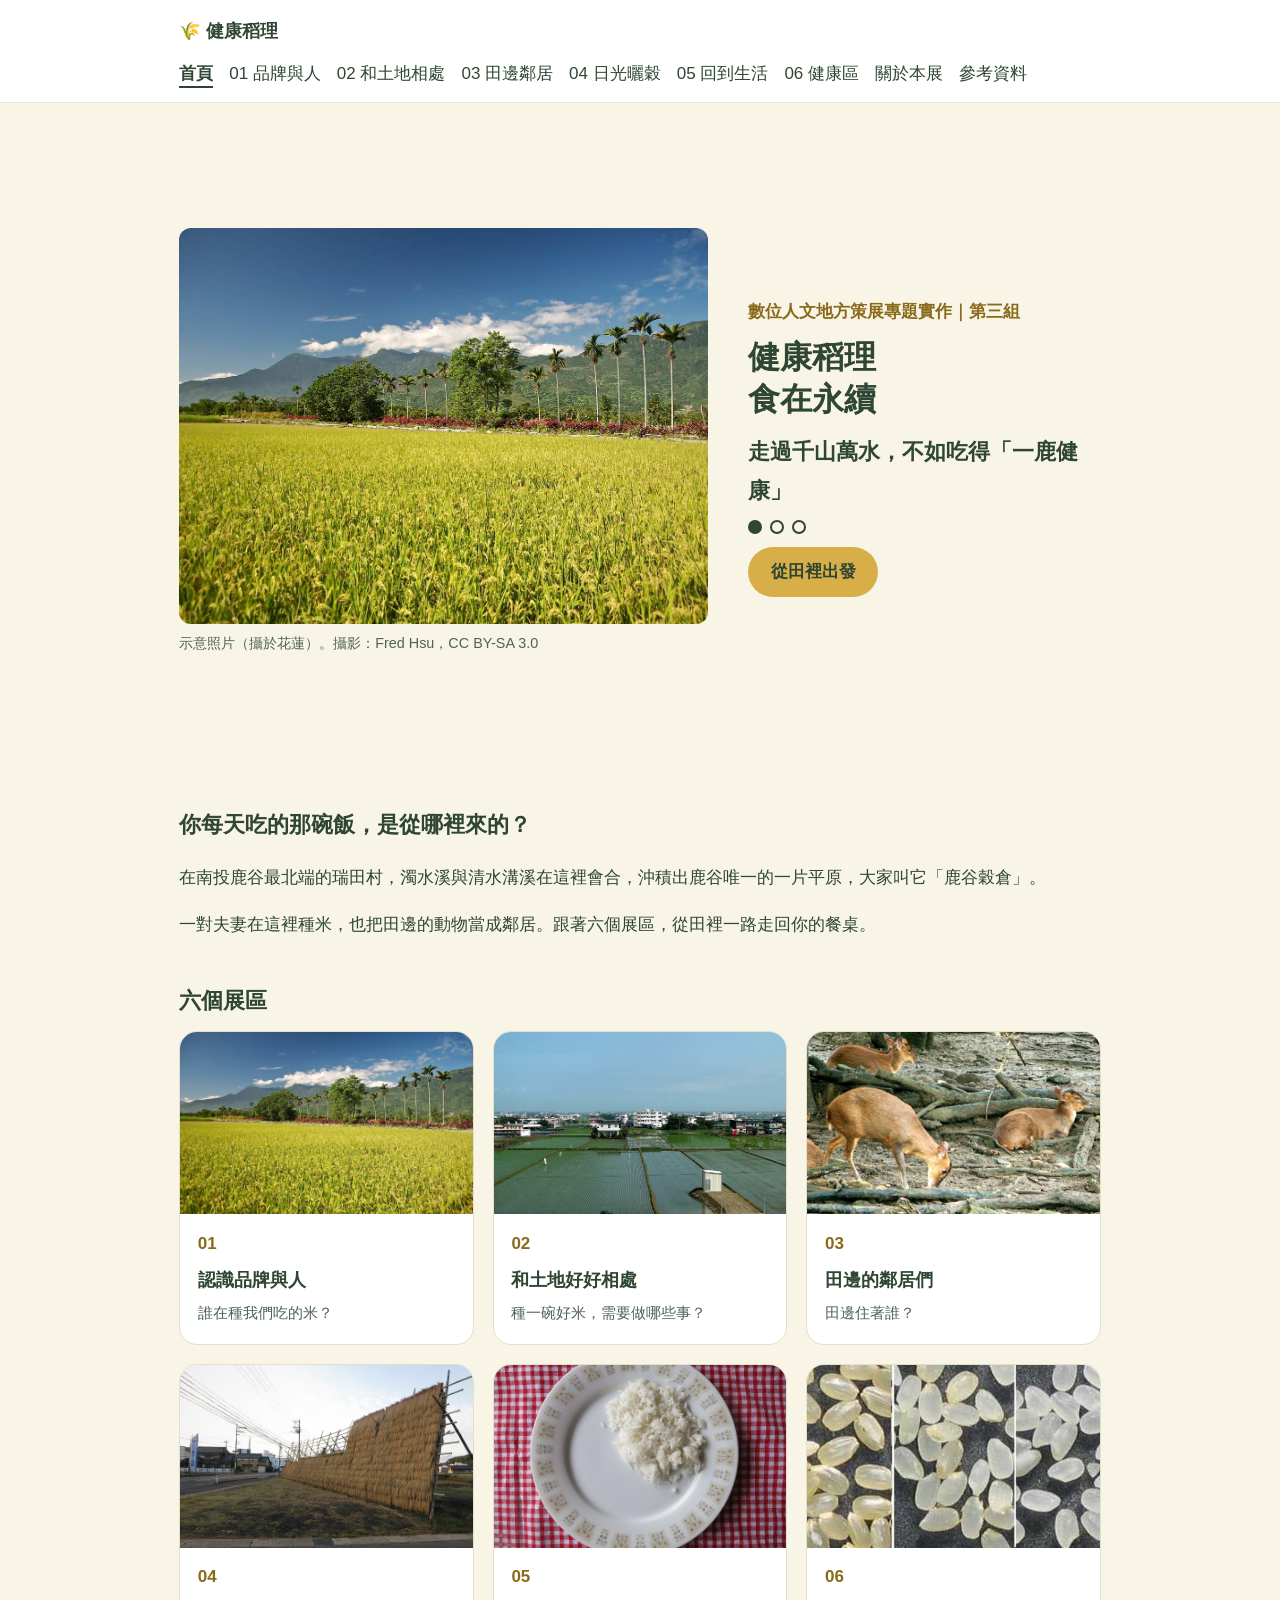
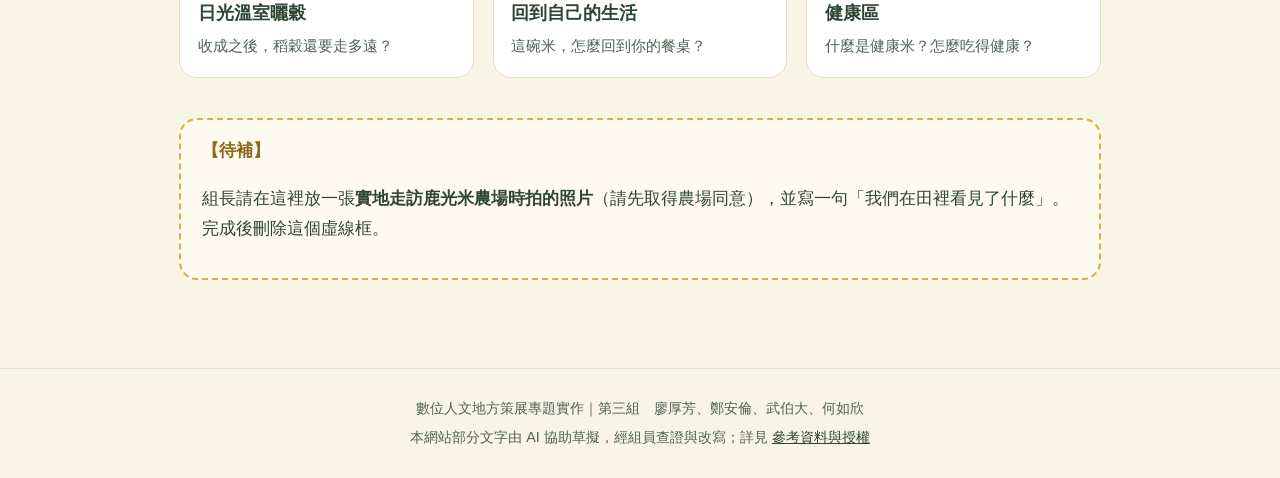
<file: index.html>
<!DOCTYPE html>
<html lang="zh-Hant-TW">
<head>
  <meta charset="UTF-8">
  <meta name="viewport" content="width=device-width, initial-scale=1">
  <title>首頁｜健康稻理－食在永續</title>
  <meta name="description" content="第三組線上策展：走進濁水溪畔的鹿光米農場，從田裡一路走回你的餐桌。">
  <link rel="stylesheet" href="css/style.css">
</head>
<body>
  <header class="site-header">
    <nav class="nav" aria-label="主選單">
      <a class="logo" href="index.html">🌾 健康稻理</a>
      <ul>
        <li><a href="index.html" aria-current="page">首頁</a></li>
        <li><a href="brand.html">01 品牌與人</a></li>
        <li><a href="land.html">02 和土地相處</a></li>
        <li><a href="neighbors.html">03 田邊鄰居</a></li>
        <li><a href="sun.html">04 日光曬穀</a></li>
        <li><a href="table.html">05 回到生活</a></li>
        <li><a href="health.html">06 健康區</a></li>
        <li><a href="about.html">關於本展</a></li>
        <li><a href="sources.html">參考資料</a></li>
      </ul>
    </nav>
  </header>

  <main>
    <!-- 負責人：廖厚芳（組長） -->
    <section class="screen reveal">
      <figure class="screen-img">
        <img src="images/paddy-taiwan-hualien.jpg" alt="山腳下一片金黃的稻田，遠方有山">
        <figcaption>示意照片（攝於花蓮）。攝影：Fred Hsu，CC BY-SA 3.0</figcaption>
      </figure>
      <div class="screen-text">
        <p class="eyebrow">數位人文地方策展專題實作｜第三組</p>
        <h1>健康稻理<br>食在永續</h1>
        <p class="motto" id="motto" aria-live="polite"></p>
        <div class="motto-dots" id="motto-dots" role="group" aria-label="切換策展命題"></div>
        <a class="button" href="brand.html">從田裡出發</a>
      </div>
    </section>

    <section class="reveal">
      <h2>你每天吃的那碗飯，是從哪裡來的？</h2>
      <p>在南投鹿谷最北端的瑞田村，濁水溪與清水溝溪在這裡會合，沖積出鹿谷唯一的一片平原，大家叫它「鹿谷穀倉」。</p>
      <p>一對夫妻在這裡種米，也把田邊的動物當成鄰居。跟著六個展區，從田裡一路走回你的餐桌。</p>
    </section>

    <section class="reveal">
      <h2>六個展區</h2>
      <div class="zone-grid">
        <a class="zone-card" href="brand.html"><img src="images/paddy-taiwan-hualien.jpg" alt="山腳下一片金黃的稻田"><div><b>01</b><h3>認識品牌與人</h3><p>誰在種我們吃的米？</p></div></a>
        <a class="zone-card" href="land.html"><img src="images/paddy-yilan.jpg" alt="剛插秧、灌滿水的方塊水田"><div><b>02</b><h3>和土地好好相處</h3><p>種一碗好米，需要做哪些事？</p></div></a>
        <a class="zone-card" href="neighbors.html"><img src="images/formosan-muntjac.jpg" alt="三隻山羌在林地間覓食"><div><b>03</b><h3>田邊的鄰居們</h3><p>田邊住著誰？</p></div></a>
        <a class="zone-card" href="sun.html"><img src="images/rice-air-drying.jpg" alt="剛收割的稻束倒掛在木架上風乾"><div><b>04</b><h3>日光溫室曬穀</h3><p>收成之後，稻穀還要走多遠？</p></div></a>
        <a class="zone-card" href="table.html"><img src="images/brown-rice-cup.jpg" alt="盤子裡盛著一份米飯"><div><b>05</b><h3>回到自己的生活</h3><p>這碗米，怎麼回到你的餐桌？</p></div></a>
        <a class="zone-card" href="health.html"><img src="images/rice-milling-stages.jpg" alt="糙米、胚芽米、白米的米粒特寫"><div><b>06</b><h3>健康區</h3><p>什麼是健康米？怎麼吃得健康？</p></div></a>
      </div>
    </section>

    <section class="todo reveal">
      <p>組長請在這裡放一張<strong>實地走訪鹿光米農場時拍的照片</strong>（請先取得農場同意），並寫一句「我們在田裡看見了什麼」。完成後刪除這個虛線框。</p>
    </section>
  </main>

  <footer class="site-footer">
    <p>數位人文地方策展專題實作｜第三組　廖厚芳、鄭安倫、武伯大、何如欣</p>
    <p>本網站部分文字由 AI 協助草擬，經組員查證與改寫；詳見 <a href="sources.html">參考資料與授權</a></p>
  </footer>
  <script src="js/main.js"></script>
</body>
</html>
</file>
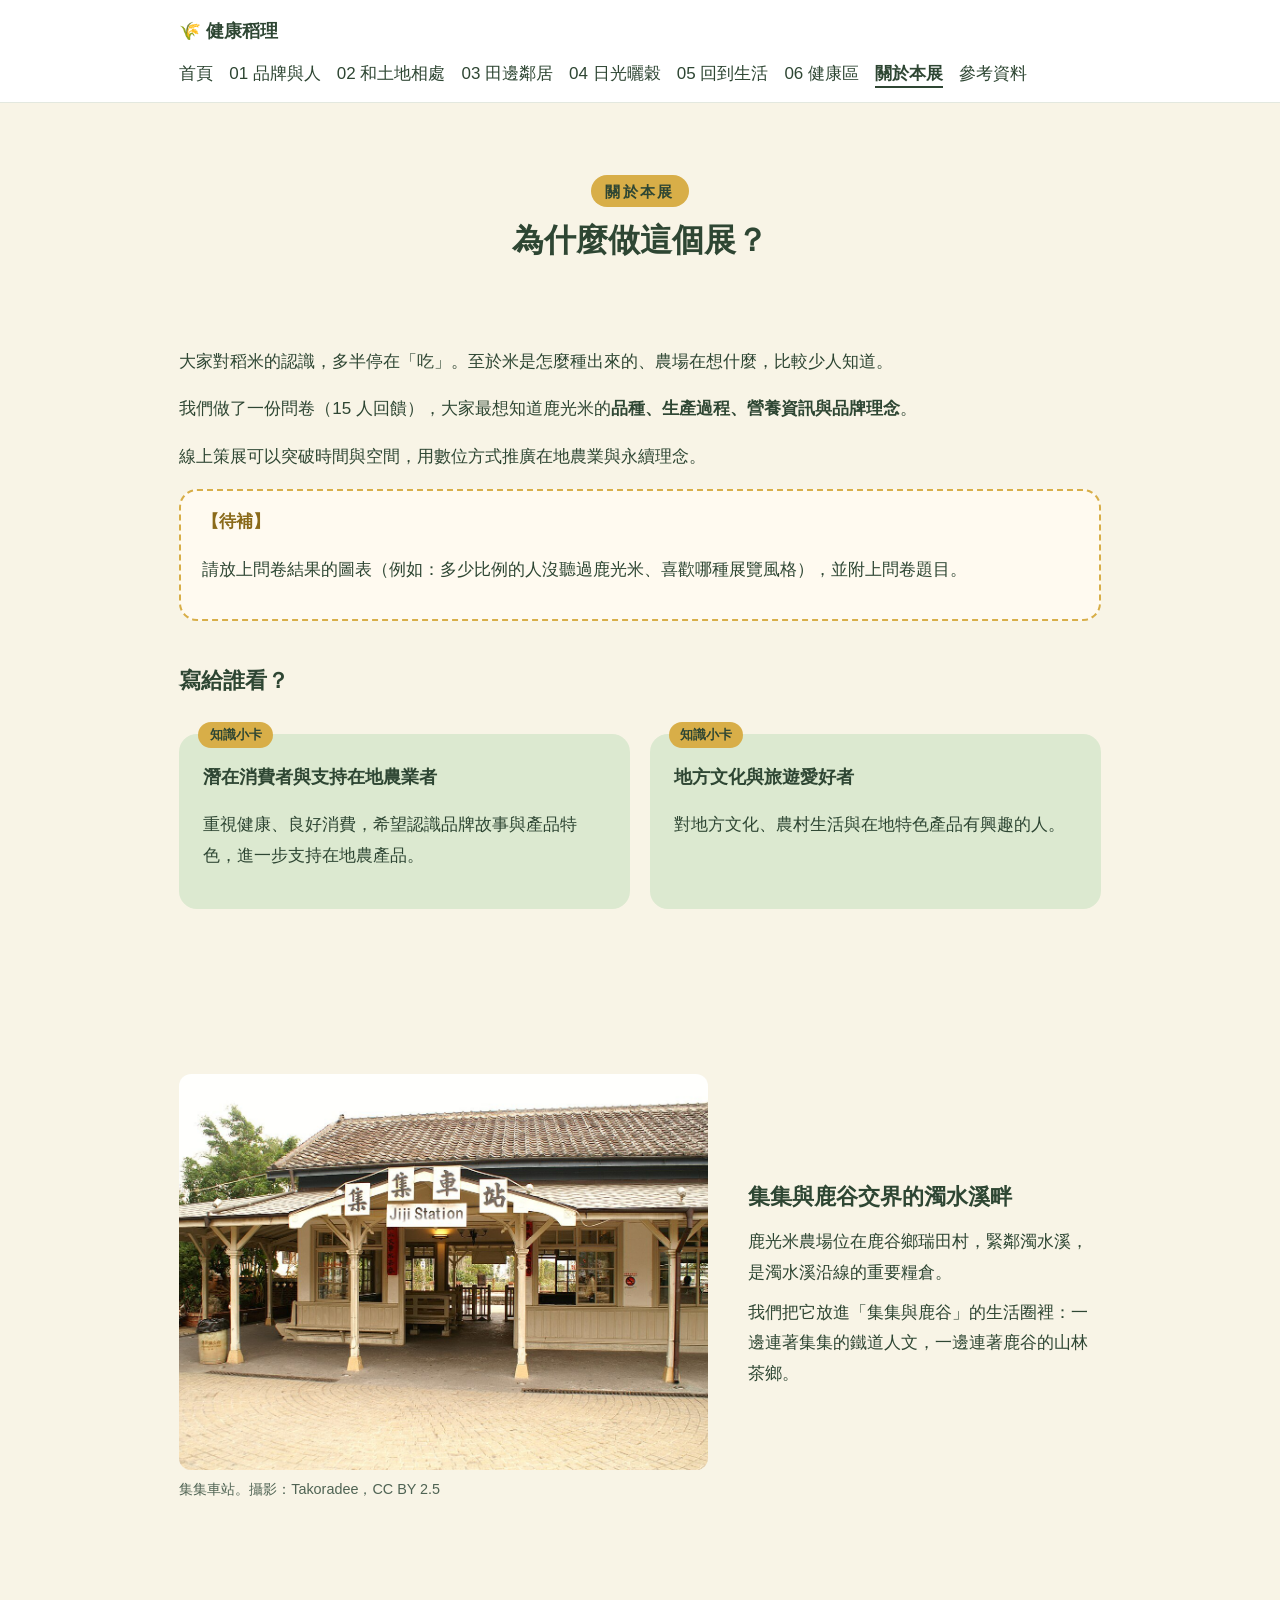
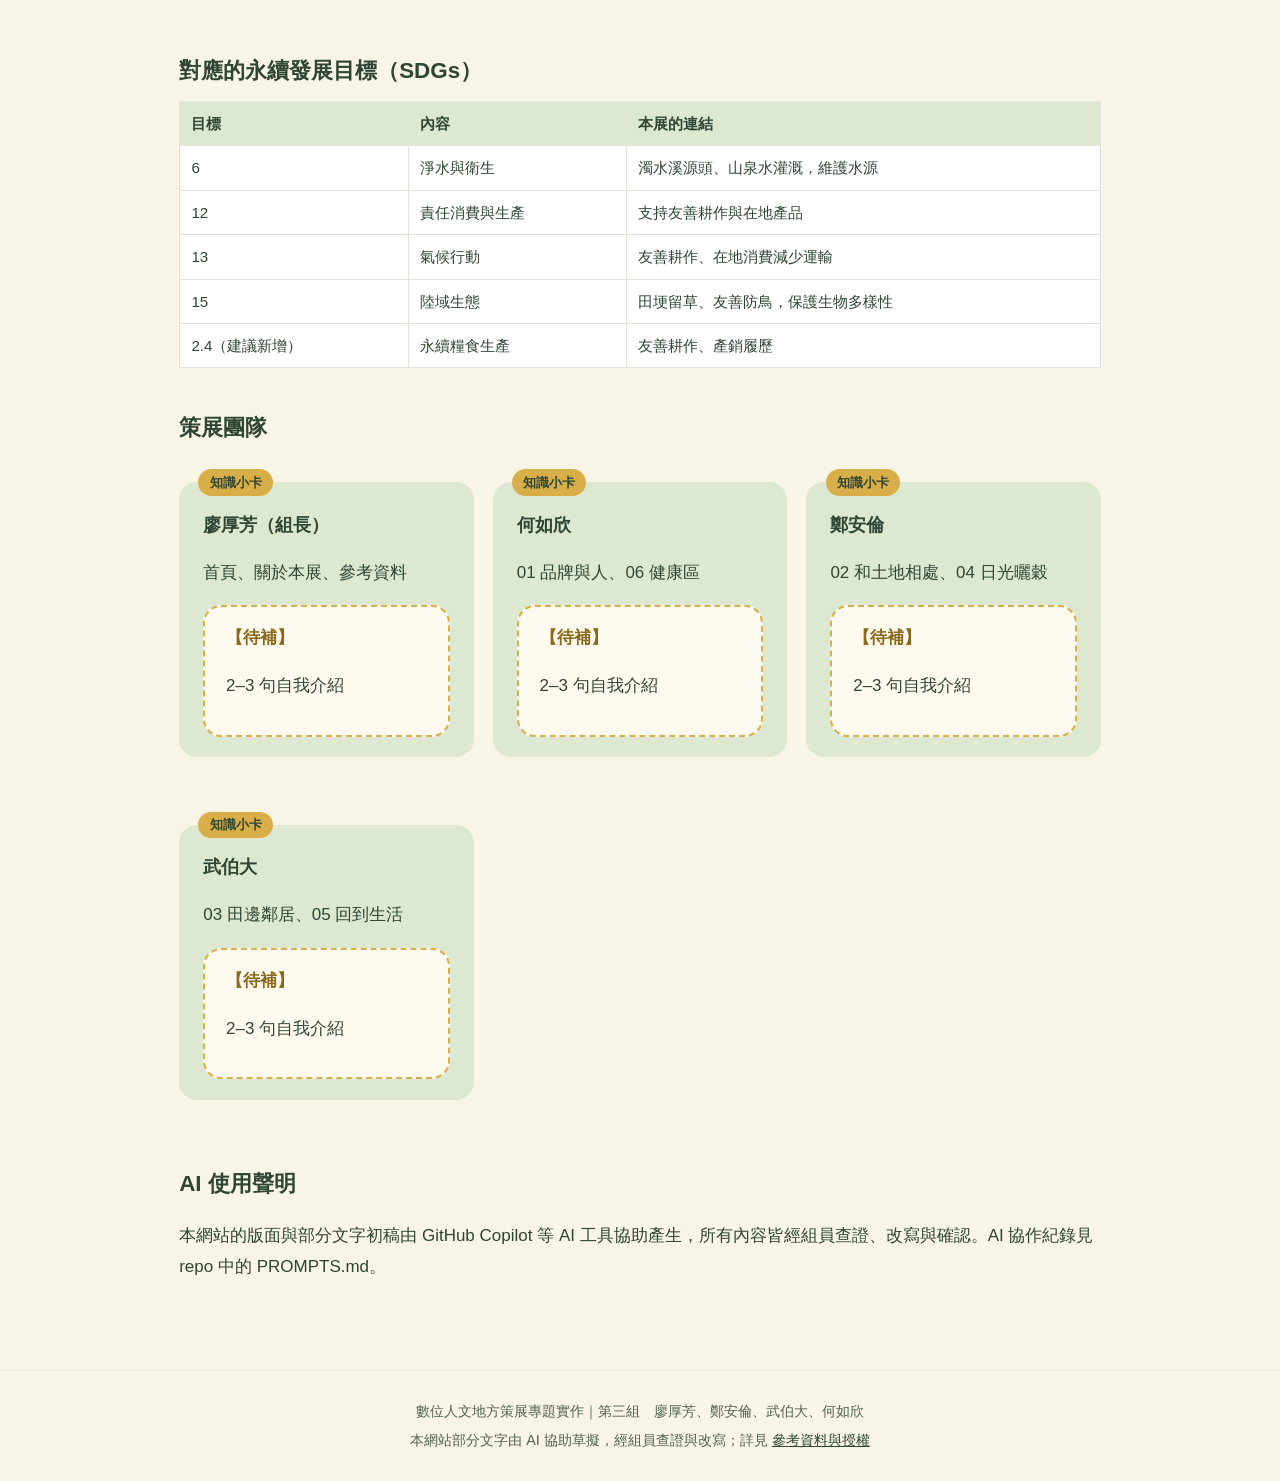
<file: about.html>
<!DOCTYPE html>
<html lang="zh-Hant-TW">
<head>
  <meta charset="UTF-8">
  <meta name="viewport" content="width=device-width, initial-scale=1">
  <title>關於本展｜健康稻理－食在永續</title>
  <meta name="description" content="第三組線上策展：走進濁水溪畔的鹿光米農場，從田裡一路走回你的餐桌。">
  <link rel="stylesheet" href="css/style.css">
</head>
<body>
  <header class="site-header">
    <nav class="nav" aria-label="主選單">
      <a class="logo" href="index.html">🌾 健康稻理</a>
      <ul>
        <li><a href="index.html">首頁</a></li>
        <li><a href="brand.html">01 品牌與人</a></li>
        <li><a href="land.html">02 和土地相處</a></li>
        <li><a href="neighbors.html">03 田邊鄰居</a></li>
        <li><a href="sun.html">04 日光曬穀</a></li>
        <li><a href="table.html">05 回到生活</a></li>
        <li><a href="health.html">06 健康區</a></li>
        <li><a href="about.html" aria-current="page">關於本展</a></li>
        <li><a href="sources.html">參考資料</a></li>
      </ul>
    </nav>
  </header>

  <main>
    <!-- 負責人：廖厚芳（組長） -->
    <header class="zone-head">
      <span class="zone-no">關於本展</span>
      <h1>為什麼做這個展？</h1>
    </header>
    <section class="reveal">
      <p>大家對稻米的認識，多半停在「吃」。至於米是怎麼種出來的、農場在想什麼，比較少人知道。</p>
      <p>我們做了一份問卷（15 人回饋），大家最想知道鹿光米的<strong>品種、生產過程、營養資訊與品牌理念</strong>。</p>
      <p>線上策展可以突破時間與空間，用數位方式推廣在地農業與永續理念。</p>
      <div class="todo"><p>請放上問卷結果的圖表（例如：多少比例的人沒聽過鹿光米、喜歡哪種展覽風格），並附上問卷題目。</p></div>
    </section>
    <section class="reveal">
      <h2>寫給誰看？</h2>
      <div class="zone-grid">
        <div class="kcard"><h3>潛在消費者與支持在地農業者</h3><p>重視健康、良好消費，希望認識品牌故事與產品特色，進一步支持在地農產品。</p></div>
        <div class="kcard"><h3>地方文化與旅遊愛好者</h3><p>對地方文化、農村生活與在地特色產品有興趣的人。</p></div>
      </div>
    </section>
    <section class="screen reveal">
      <figure class="screen-img">
        <img src="images/jiji-station-front.jpg" alt="集集車站木造站房與站牌" loading="lazy">
        <figcaption>集集車站。攝影：Takoradee，CC BY 2.5</figcaption>
      </figure>
      <div class="screen-text">
        <h2>集集與鹿谷交界的濁水溪畔</h2>
        <p>鹿光米農場位在鹿谷鄉瑞田村，緊鄰濁水溪，是濁水溪沿線的重要糧倉。</p>
        <p>我們把它放進「集集與鹿谷」的生活圈裡：一邊連著集集的鐵道人文，一邊連著鹿谷的山林茶鄉。</p>
      </div>
    </section>
    <section class="reveal">
      <h2>對應的永續發展目標（SDGs）</h2>
      <table>
        <thead><tr><th>目標</th><th>內容</th><th>本展的連結</th></tr></thead>
        <tbody>
          <tr><td>6</td><td>淨水與衛生</td><td>濁水溪源頭、山泉水灌溉，維護水源</td></tr>
          <tr><td>12</td><td>責任消費與生產</td><td>支持友善耕作與在地產品</td></tr>
          <tr><td>13</td><td>氣候行動</td><td>友善耕作、在地消費減少運輸</td></tr>
          <tr><td>15</td><td>陸域生態</td><td>田埂留草、友善防鳥，保護生物多樣性</td></tr>
          <tr><td>2.4（建議新增）</td><td>永續糧食生產</td><td>友善耕作、產銷履歷</td></tr>
        </tbody>
      </table>
    </section>
    <section class="reveal">
      <h2>策展團隊</h2>
      <div class="zone-grid">
        <div class="kcard"><h3>廖厚芳（組長）</h3><p>首頁、關於本展、參考資料</p><div class="todo"><p>2–3 句自我介紹</p></div></div>
        <div class="kcard"><h3>何如欣</h3><p>01 品牌與人、06 健康區</p><div class="todo"><p>2–3 句自我介紹</p></div></div>
        <div class="kcard"><h3>鄭安倫</h3><p>02 和土地相處、04 日光曬穀</p><div class="todo"><p>2–3 句自我介紹</p></div></div>
        <div class="kcard"><h3>武伯大</h3><p>03 田邊鄰居、05 回到生活</p><div class="todo"><p>2–3 句自我介紹</p></div></div>
      </div>
    </section>
    <section class="reveal">
      <h2>AI 使用聲明</h2>
      <p>本網站的版面與部分文字初稿由 GitHub Copilot 等 AI 工具協助產生，所有內容皆經組員查證、改寫與確認。AI 協作紀錄見 repo 中的 PROMPTS.md。</p>
    </section>
  </main>

  <footer class="site-footer">
    <p>數位人文地方策展專題實作｜第三組　廖厚芳、鄭安倫、武伯大、何如欣</p>
    <p>本網站部分文字由 AI 協助草擬，經組員查證與改寫；詳見 <a href="sources.html">參考資料與授權</a></p>
  </footer>
  <script src="js/main.js"></script>
</body>
</html>
</file>
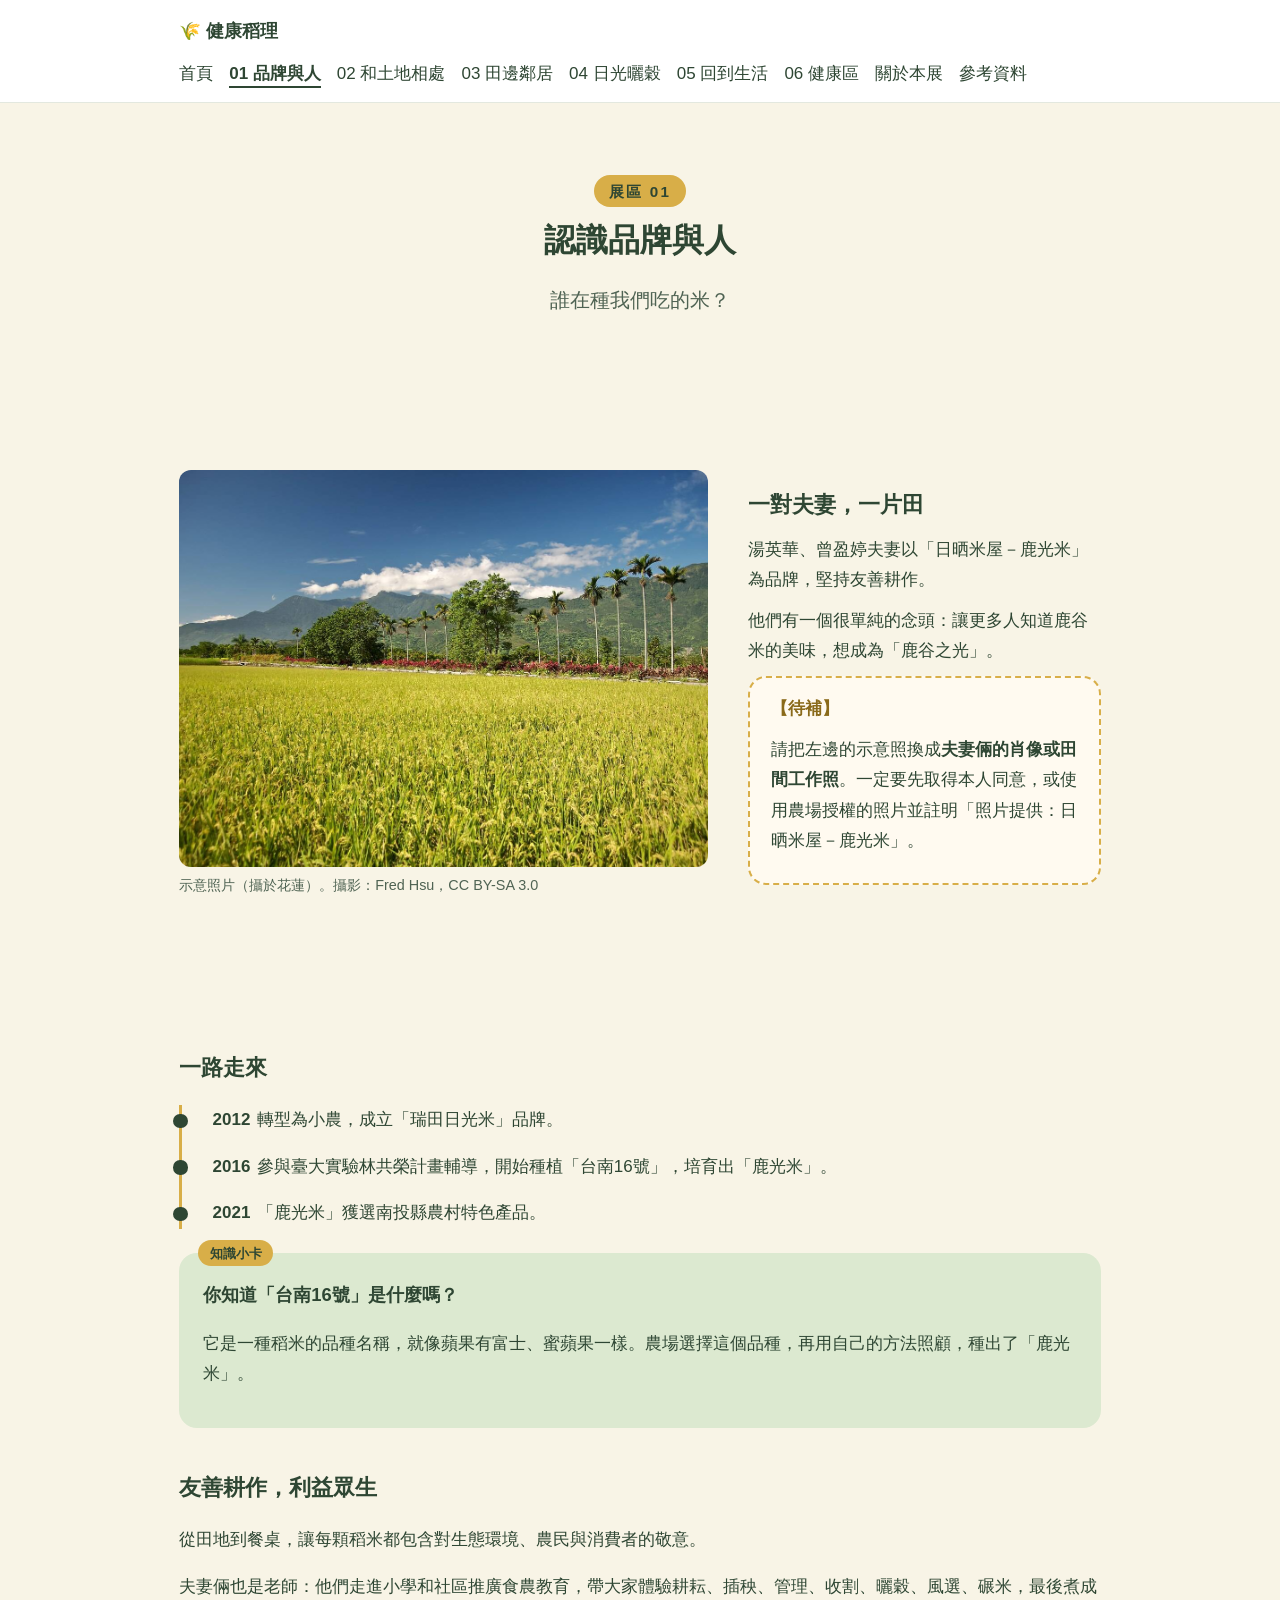
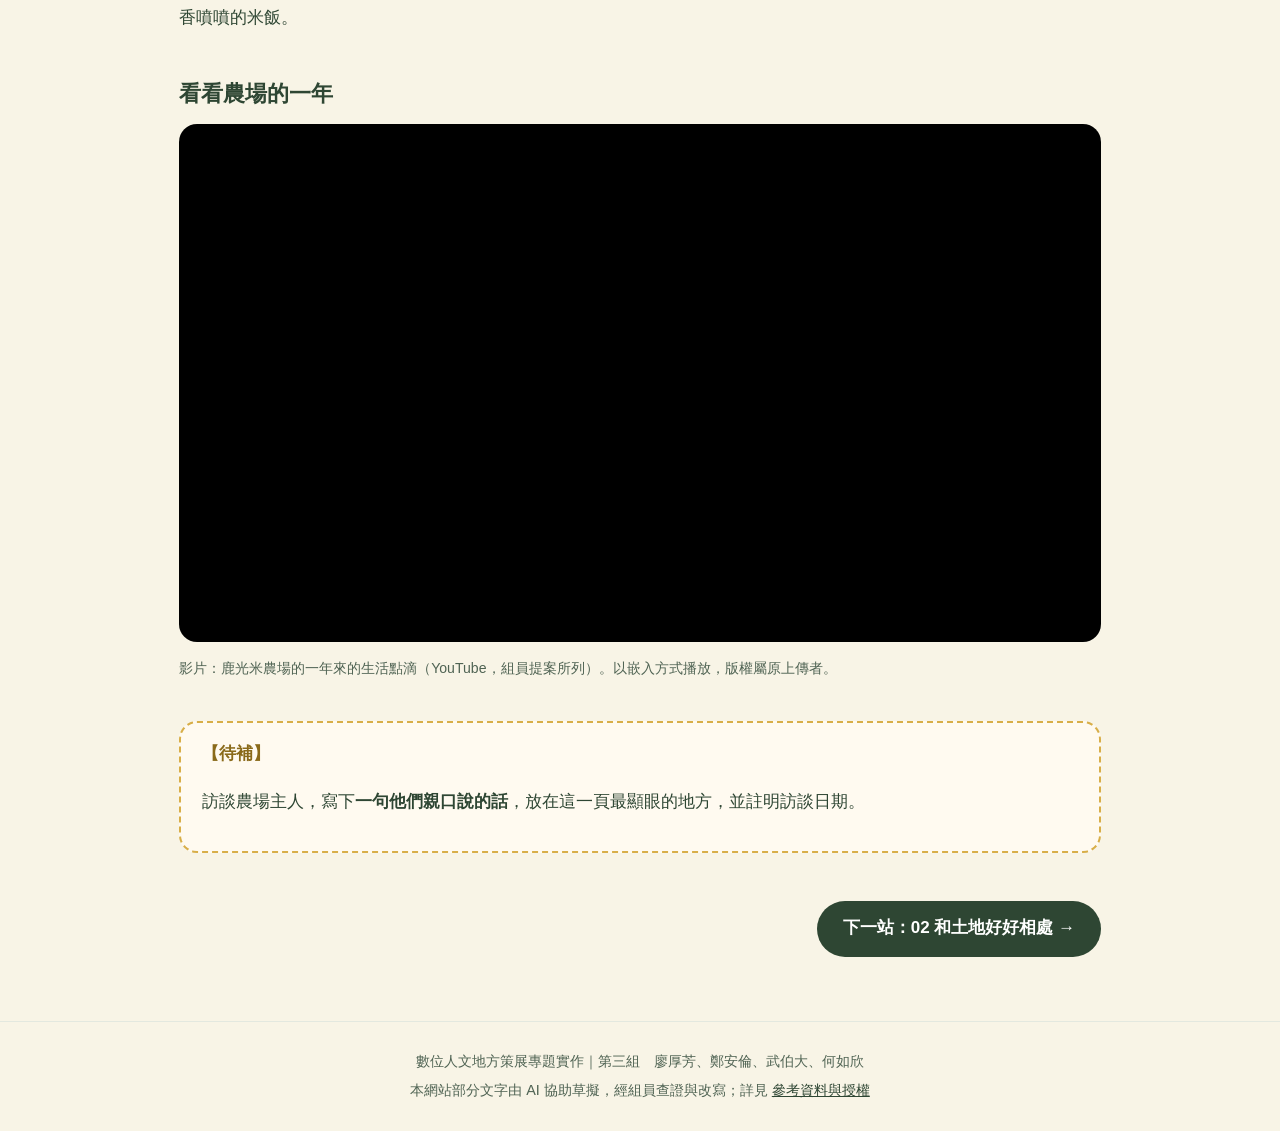
<file: brand.html>
<!DOCTYPE html>
<html lang="zh-Hant-TW">
<head>
  <meta charset="UTF-8">
  <meta name="viewport" content="width=device-width, initial-scale=1">
  <title>01 認識品牌與人｜健康稻理－食在永續</title>
  <meta name="description" content="第三組線上策展：走進濁水溪畔的鹿光米農場，從田裡一路走回你的餐桌。">
  <link rel="stylesheet" href="css/style.css">
</head>
<body>
  <header class="site-header">
    <nav class="nav" aria-label="主選單">
      <a class="logo" href="index.html">🌾 健康稻理</a>
      <ul>
        <li><a href="index.html">首頁</a></li>
        <li><a href="brand.html" aria-current="page">01 品牌與人</a></li>
        <li><a href="land.html">02 和土地相處</a></li>
        <li><a href="neighbors.html">03 田邊鄰居</a></li>
        <li><a href="sun.html">04 日光曬穀</a></li>
        <li><a href="table.html">05 回到生活</a></li>
        <li><a href="health.html">06 健康區</a></li>
        <li><a href="about.html">關於本展</a></li>
        <li><a href="sources.html">參考資料</a></li>
      </ul>
    </nav>
  </header>

  <main>
    <!-- 負責人：何如欣 -->
    <header class="zone-head">
      <span class="zone-no">展區 01</span>
      <h1>認識品牌與人</h1>
      <p class="hook">誰在種我們吃的米？</p>
    </header>
    <section class="screen reveal">
      <figure class="screen-img">
        <img src="images/paddy-taiwan-hualien.jpg" alt="山腳下一片金黃的稻田" loading="lazy">
        <figcaption>示意照片（攝於花蓮）。攝影：Fred Hsu，CC BY-SA 3.0</figcaption>
      </figure>
      <div class="screen-text">
        <h2>一對夫妻，一片田</h2>
        <p>湯英華、曾盈婷夫妻以「日晒米屋－鹿光米」為品牌，堅持友善耕作。</p>
        <p>他們有一個很單純的念頭：讓更多人知道鹿谷米的美味，想成為「鹿谷之光」。</p>
        <div class="todo"><p>請把左邊的示意照換成<strong>夫妻倆的肖像或田間工作照</strong>。一定要先取得本人同意，或使用農場授權的照片並註明「照片提供：日晒米屋－鹿光米」。</p></div>
      </div>
    </section>
    <section class="reveal">
      <h2>一路走來</h2>
      <ol class="timeline">
        <li><span class="year">2012</span>轉型為小農，成立「瑞田日光米」品牌。</li>
        <li><span class="year">2016</span>參與臺大實驗林共榮計畫輔導，開始種植「台南16號」，培育出「鹿光米」。</li>
        <li><span class="year">2021</span>「鹿光米」獲選南投縣農村特色產品。</li>
      </ol>
      <div class="kcard">
        <h3>你知道「台南16號」是什麼嗎？</h3>
        <p>它是一種稻米的品種名稱，就像蘋果有富士、蜜蘋果一樣。農場選擇這個品種，再用自己的方法照顧，種出了「鹿光米」。</p>
      </div>
    </section>

    <section class="reveal">
      <h2>友善耕作，利益眾生</h2>
      <p>從田地到餐桌，讓每顆稻米都包含對生態環境、農民與消費者的敬意。</p>
      <p>夫妻倆也是老師：他們走進小學和社區推廣食農教育，帶大家體驗耕耘、插秧、管理、收割、曬穀、風選、碾米，最後煮成香噴噴的米飯。</p>
    </section>

    <section class="reveal">
      <h2>看看農場的一年</h2>
      <div class="video">
        <iframe src="https://www.youtube-nocookie.com/embed/yGDPtxbIG7Y" title="鹿光米農場的一年來的生活點滴（YouTube）" loading="lazy" allow="accelerometer; encrypted-media; gyroscope; picture-in-picture" allowfullscreen></iframe>
      </div>
      <p class="note">影片：鹿光米農場的一年來的生活點滴（YouTube，組員提案所列）。以嵌入方式播放，版權屬原上傳者。</p>
    </section>

    <section class="todo reveal">
      <p>訪談農場主人，寫下<strong>一句他們親口說的話</strong>，放在這一頁最顯眼的地方，並註明訪談日期。</p>
    </section>
    <div class="next-stop"><a href="land.html">下一站：02 和土地好好相處</a></div>
  </main>

  <footer class="site-footer">
    <p>數位人文地方策展專題實作｜第三組　廖厚芳、鄭安倫、武伯大、何如欣</p>
    <p>本網站部分文字由 AI 協助草擬，經組員查證與改寫；詳見 <a href="sources.html">參考資料與授權</a></p>
  </footer>
  <script src="js/main.js"></script>
</body>
</html>
</file>
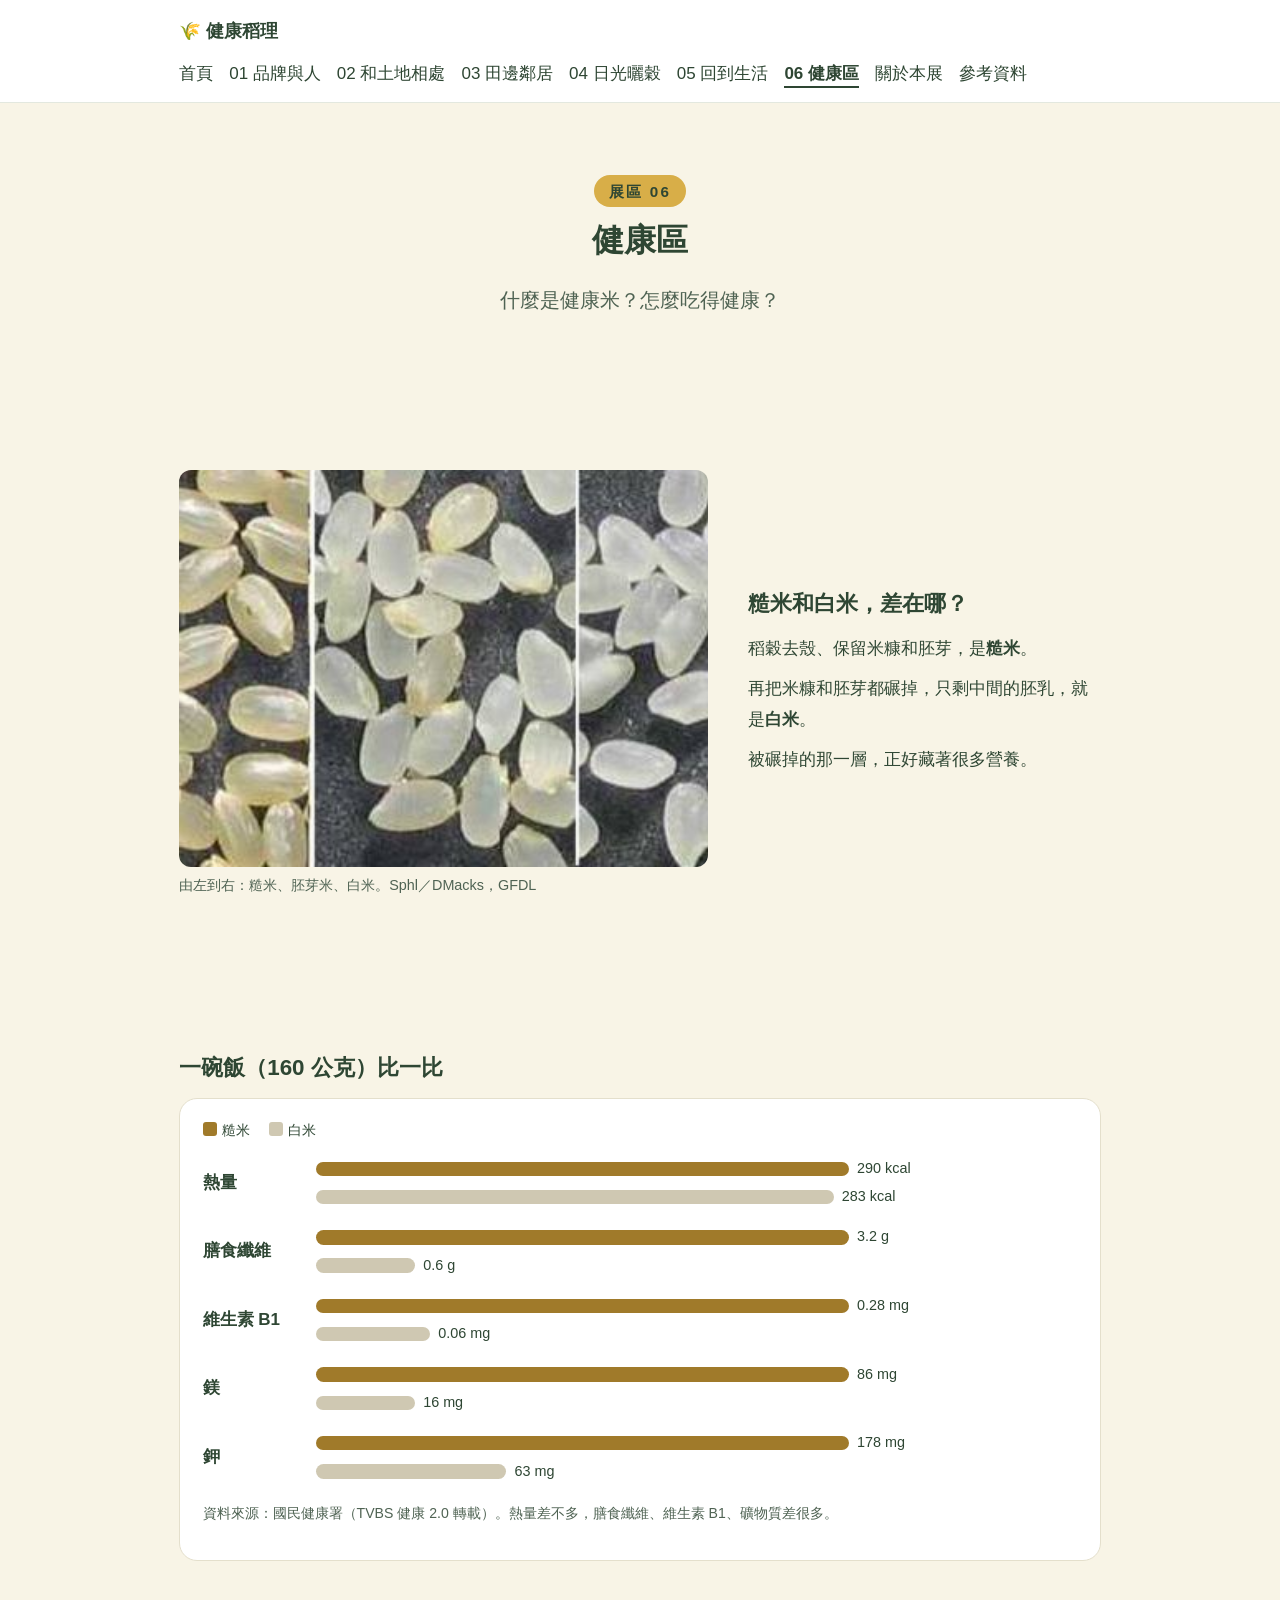
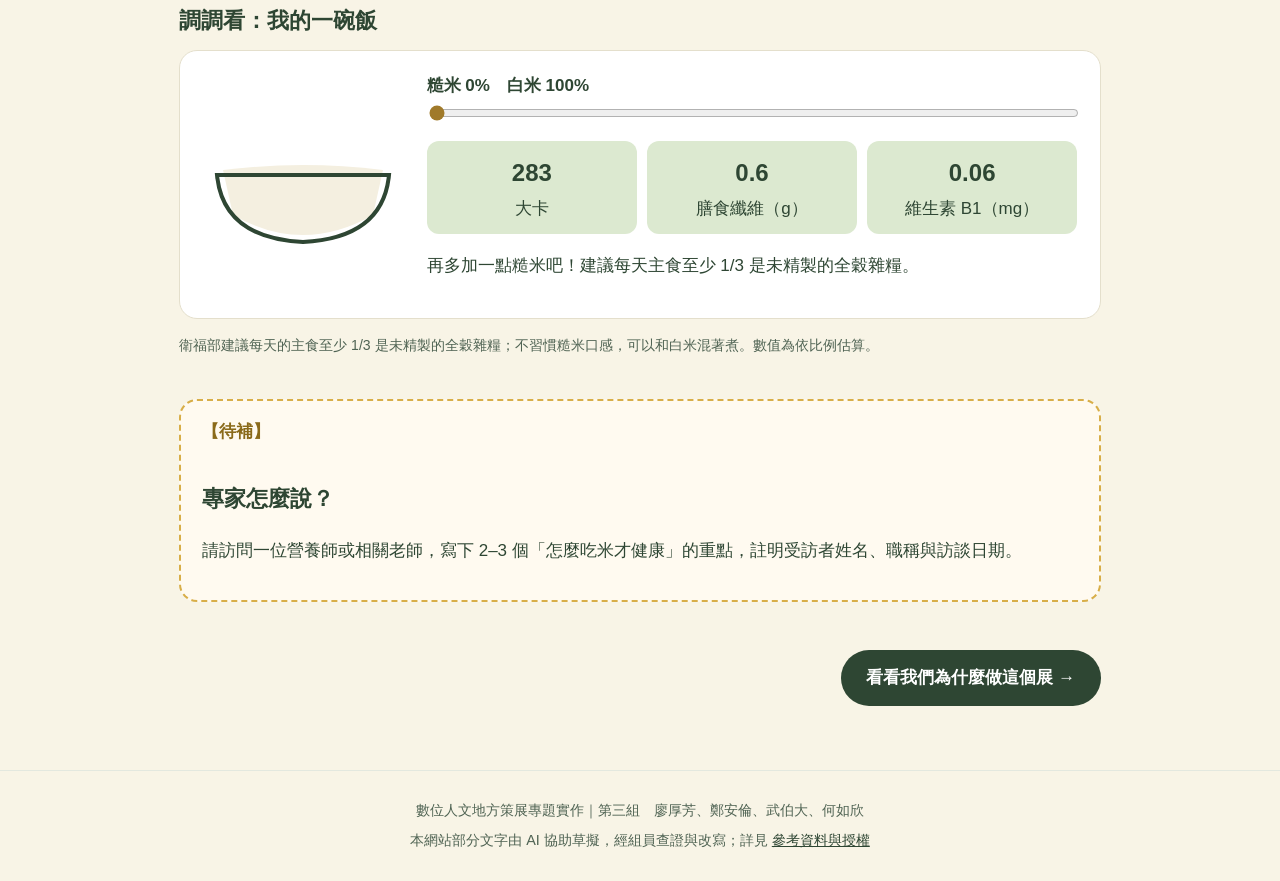
<file: health.html>
<!DOCTYPE html>
<html lang="zh-Hant-TW">
<head>
  <meta charset="UTF-8">
  <meta name="viewport" content="width=device-width, initial-scale=1">
  <title>06 健康區｜健康稻理－食在永續</title>
  <meta name="description" content="第三組線上策展：走進濁水溪畔的鹿光米農場，從田裡一路走回你的餐桌。">
  <link rel="stylesheet" href="css/style.css">
</head>
<body>
  <header class="site-header">
    <nav class="nav" aria-label="主選單">
      <a class="logo" href="index.html">🌾 健康稻理</a>
      <ul>
        <li><a href="index.html">首頁</a></li>
        <li><a href="brand.html">01 品牌與人</a></li>
        <li><a href="land.html">02 和土地相處</a></li>
        <li><a href="neighbors.html">03 田邊鄰居</a></li>
        <li><a href="sun.html">04 日光曬穀</a></li>
        <li><a href="table.html">05 回到生活</a></li>
        <li><a href="health.html" aria-current="page">06 健康區</a></li>
        <li><a href="about.html">關於本展</a></li>
        <li><a href="sources.html">參考資料</a></li>
      </ul>
    </nav>
  </header>

  <main>
    <!-- 負責人：何如欣 -->
    <header class="zone-head">
      <span class="zone-no">展區 06</span>
      <h1>健康區</h1>
      <p class="hook">什麼是健康米？怎麼吃得健康？</p>
    </header>
    <section class="screen reveal">
      <figure class="screen-img">
        <img src="images/rice-milling-stages.jpg" alt="由左到右：糙米、胚芽米、白米的米粒特寫" loading="lazy">
        <figcaption>由左到右：糙米、胚芽米、白米。Sphl／DMacks，GFDL</figcaption>
      </figure>
      <div class="screen-text">
        <h2>糙米和白米，差在哪？</h2>
        <p>稻穀去殼、保留米糠和胚芽，是<strong>糙米</strong>。</p>
        <p>再把米糠和胚芽都碾掉，只剩中間的胚乳，就是<strong>白米</strong>。</p>
        <p>被碾掉的那一層，正好藏著很多營養。</p>
      </div>
    </section>
    <section class="reveal">
      <h2>一碗飯（160 公克）比一比</h2>
      <div class="panel">
        <div class="legend"><span class="lb">糙米</span><span class="lw">白米</span></div>
        <div class="nutri-row"><strong>熱量</strong><div class="nutri-bars"><div class="b"><i style="width:70%"></i>290 kcal</div><div class="w"><i style="width:68%"></i>283 kcal</div></div></div>
        <div class="nutri-row"><strong>膳食纖維</strong><div class="nutri-bars"><div class="b"><i style="width:70%"></i>3.2 g</div><div class="w"><i style="width:13%"></i>0.6 g</div></div></div>
        <div class="nutri-row"><strong>維生素 B1</strong><div class="nutri-bars"><div class="b"><i style="width:70%"></i>0.28 mg</div><div class="w"><i style="width:15%"></i>0.06 mg</div></div></div>
        <div class="nutri-row"><strong>鎂</strong><div class="nutri-bars"><div class="b"><i style="width:70%"></i>86 mg</div><div class="w"><i style="width:13%"></i>16 mg</div></div></div>
        <div class="nutri-row"><strong>鉀</strong><div class="nutri-bars"><div class="b"><i style="width:70%"></i>178 mg</div><div class="w"><i style="width:25%"></i>63 mg</div></div></div>
        <p class="note">資料來源：國民健康署（TVBS 健康 2.0 轉載）。熱量差不多，膳食纖維、維生素 B1、礦物質差很多。</p>
      </div>
    </section>

    <section class="reveal">
      <h2>調調看：我的一碗飯</h2>
      <div class="panel bowl">
        <svg viewBox="0 0 200 130" role="img" aria-label="一碗飯，深色代表糙米的比例">
          <defs><clipPath id="bowl-clip"><path d="M20 50 Q100 40 180 50 L170 95 Q100 135 30 95 Z"/></clipPath></defs>
          <g clip-path="url(#bowl-clip)">
            <rect x="0" y="40" width="200" height="90" fill="#f4efe0"/>
            <rect id="bowl-brown" x="0" y="110" width="200" height="0" fill="#a07a2a"/>
          </g>
          <path d="M14 55 L186 55 Q180 118 100 122 Q20 118 14 55 Z" fill="none" stroke="#2e4633" stroke-width="4"/>
        </svg>
        <div>
          <label for="mix"><strong id="mix-label"></strong></label>
          <input id="mix" type="range" min="0" max="100" step="5" value="0">
          <div class="bowl-out" aria-live="polite">
            <div><b id="mix-kcal">0</b>大卡</div>
            <div><b id="mix-fiber">0</b>膳食纖維（g）</div>
            <div><b id="mix-b1">0</b>維生素 B1（mg）</div>
          </div>
          <p id="mix-msg" aria-live="polite"></p>
        </div>
      </div>
      <p class="note">衛福部建議每天的主食至少 1/3 是未精製的全穀雜糧；不習慣糙米口感，可以和白米混著煮。數值為依比例估算。</p>
    </section>

    <section class="todo reveal">
      <h2>專家怎麼說？</h2>
      <p>請訪問一位營養師或相關老師，寫下 2–3 個「怎麼吃米才健康」的重點，註明受訪者姓名、職稱與訪談日期。</p>
    </section>
    <div class="next-stop"><a href="about.html">看看我們為什麼做這個展</a></div>
  </main>

  <footer class="site-footer">
    <p>數位人文地方策展專題實作｜第三組　廖厚芳、鄭安倫、武伯大、何如欣</p>
    <p>本網站部分文字由 AI 協助草擬，經組員查證與改寫；詳見 <a href="sources.html">參考資料與授權</a></p>
  </footer>
  <script src="js/main.js"></script>
</body>
</html>
</file>
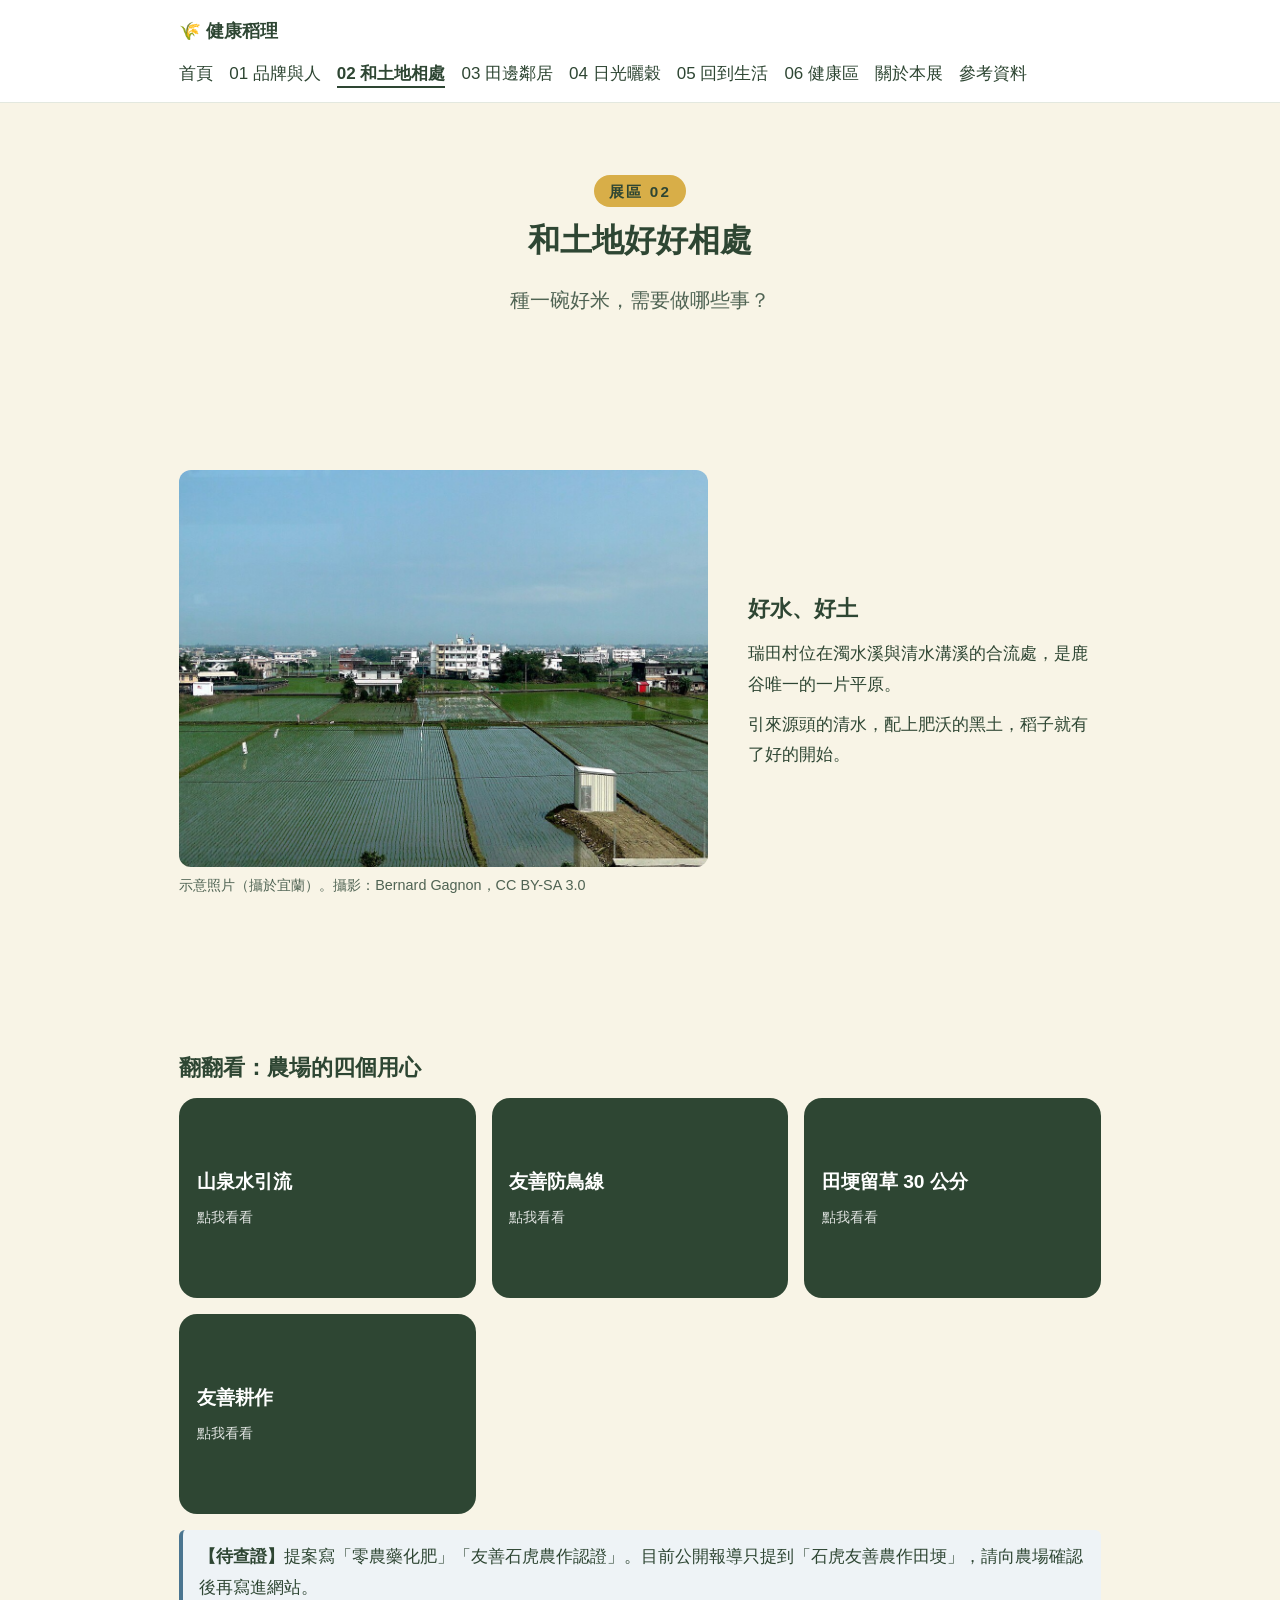
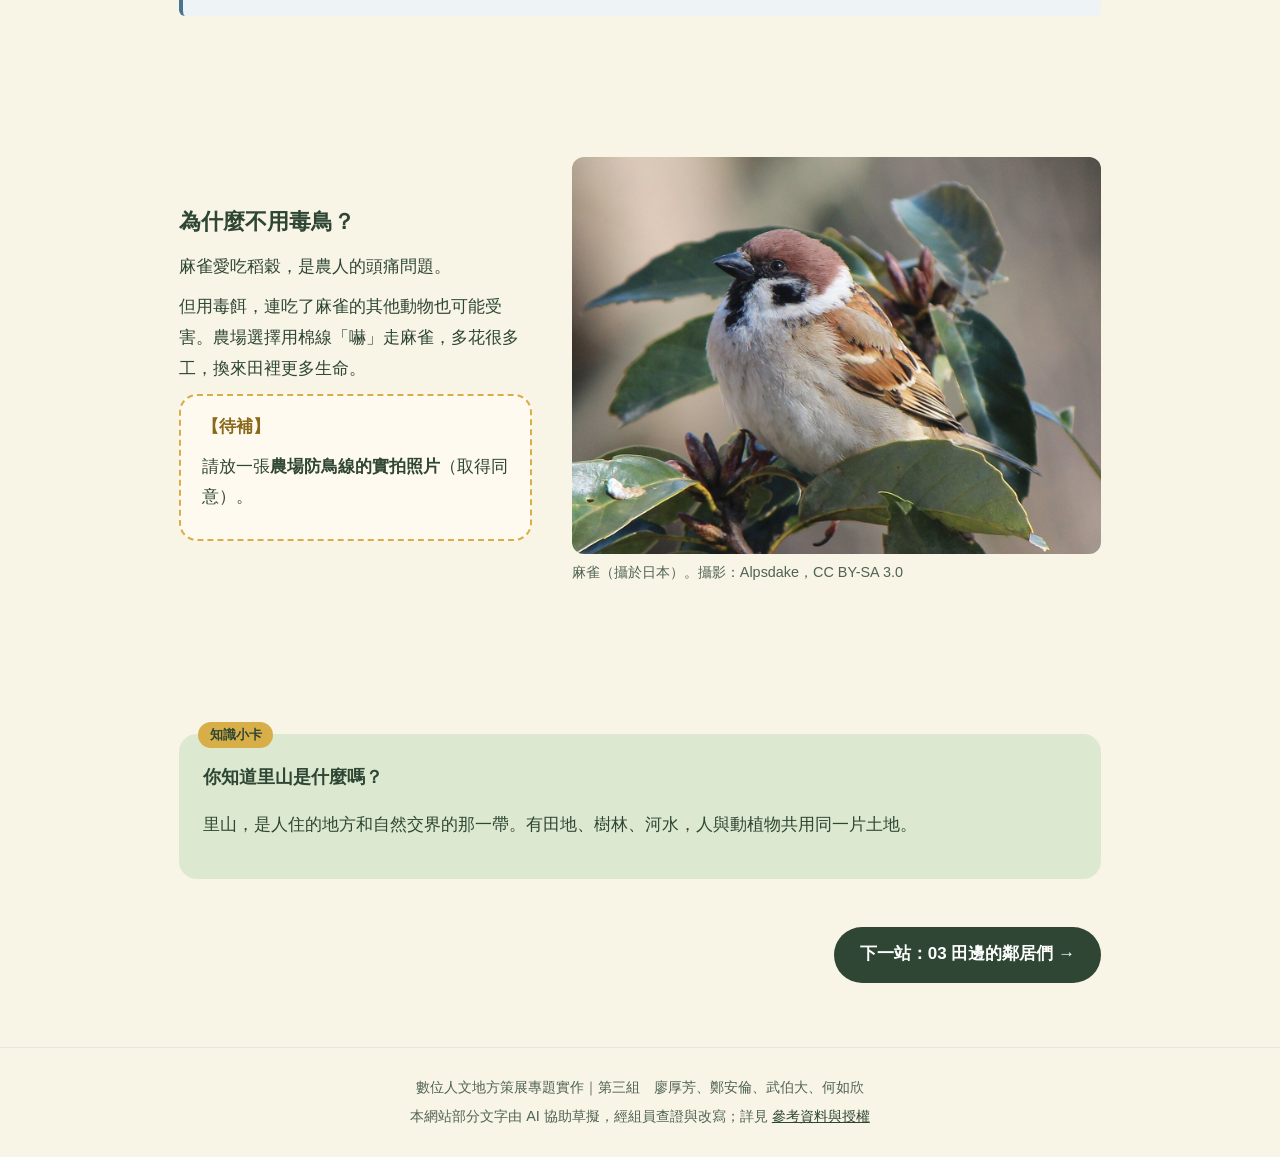
<file: land.html>
<!DOCTYPE html>
<html lang="zh-Hant-TW">
<head>
  <meta charset="UTF-8">
  <meta name="viewport" content="width=device-width, initial-scale=1">
  <title>02 和土地好好相處｜健康稻理－食在永續</title>
  <meta name="description" content="第三組線上策展：走進濁水溪畔的鹿光米農場，從田裡一路走回你的餐桌。">
  <link rel="stylesheet" href="css/style.css">
</head>
<body>
  <header class="site-header">
    <nav class="nav" aria-label="主選單">
      <a class="logo" href="index.html">🌾 健康稻理</a>
      <ul>
        <li><a href="index.html">首頁</a></li>
        <li><a href="brand.html">01 品牌與人</a></li>
        <li><a href="land.html" aria-current="page">02 和土地相處</a></li>
        <li><a href="neighbors.html">03 田邊鄰居</a></li>
        <li><a href="sun.html">04 日光曬穀</a></li>
        <li><a href="table.html">05 回到生活</a></li>
        <li><a href="health.html">06 健康區</a></li>
        <li><a href="about.html">關於本展</a></li>
        <li><a href="sources.html">參考資料</a></li>
      </ul>
    </nav>
  </header>

  <main>
    <!-- 負責人：鄭安倫 -->
    <header class="zone-head">
      <span class="zone-no">展區 02</span>
      <h1>和土地好好相處</h1>
      <p class="hook">種一碗好米，需要做哪些事？</p>
    </header>
    <section class="screen reveal">
      <figure class="screen-img">
        <img src="images/paddy-yilan.jpg" alt="剛插秧、灌滿水的方塊水田" loading="lazy">
        <figcaption>示意照片（攝於宜蘭）。攝影：Bernard Gagnon，CC BY-SA 3.0</figcaption>
      </figure>
      <div class="screen-text">
        <h2>好水、好土</h2>
        <p>瑞田村位在濁水溪與清水溝溪的合流處，是鹿谷唯一的一片平原。</p>
        <p>引來源頭的清水，配上肥沃的黑土，稻子就有了好的開始。</p>
      </div>
    </section>
    <section class="reveal">
      <h2>翻翻看：農場的四個用心</h2>
      <div class="flip-grid">
        <button class="flip" type="button" aria-pressed="false"><span class="flip-inner"><span class="flip-front">山泉水引流<small>點我看看</small></span><span class="flip-back">瑞田村取濁水溪源頭第一站的水來灌溉，田裡是富含有機質的黑土。</span></span></button>
        <button class="flip" type="button" aria-pressed="false"><span class="flip-inner"><span class="flip-front">友善防鳥線<small>點我看看</small></span><span class="flip-back">用棉線以約 30 公分的間距在稻田上拉陣。麻雀以為是陷阱，就不敢下來吃稻穀——驅鳥而不傷鳥。</span></span></button>
        <button class="flip" type="button" aria-pressed="false"><span class="flip-inner"><span class="flip-front">田埂留草 30 公分<small>點我看看</small></span><span class="flip-back">田埂預先留下 30 公分的草，讓山羌、野兔這些小動物多一點地方住。</span></span></button>
        <button class="flip" type="button" aria-pressed="false"><span class="flip-inner"><span class="flip-front">友善耕作<small>點我看看</small></span><span class="flip-back">堅持友善耕作、生態種稻，並取得產銷履歷認證。</span></span></button>
      </div>
      <div class="verify" style="margin-top:1rem"><strong>【待查證】</strong>提案寫「零農藥化肥」「友善石虎農作認證」。目前公開報導只提到「石虎友善農作田埂」，請向農場確認後再寫進網站。</div>
    </section>
    <section class="screen reveal flip-side">
      <figure class="screen-img">
        <img src="images/tree-sparrow.jpg" alt="停在枝頭的麻雀" loading="lazy">
        <figcaption>麻雀（攝於日本）。攝影：Alpsdake，CC BY-SA 3.0</figcaption>
      </figure>
      <div class="screen-text">
        <h2>為什麼不用毒鳥？</h2>
        <p>麻雀愛吃稻穀，是農人的頭痛問題。</p>
        <p>但用毒餌，連吃了麻雀的其他動物也可能受害。農場選擇用棉線「嚇」走麻雀，多花很多工，換來田裡更多生命。</p>
        <div class="todo"><p>請放一張<strong>農場防鳥線的實拍照片</strong>（取得同意）。</p></div>
      </div>
    </section>
    <section class="reveal">
      <div class="kcard">
        <h3>你知道里山是什麼嗎？</h3>
        <p>里山，是人住的地方和自然交界的那一帶。有田地、樹林、河水，人與動植物共用同一片土地。</p>
      </div>
    </section>
    <div class="next-stop"><a href="neighbors.html">下一站：03 田邊的鄰居們</a></div>
  </main>

  <footer class="site-footer">
    <p>數位人文地方策展專題實作｜第三組　廖厚芳、鄭安倫、武伯大、何如欣</p>
    <p>本網站部分文字由 AI 協助草擬，經組員查證與改寫；詳見 <a href="sources.html">參考資料與授權</a></p>
  </footer>
  <script src="js/main.js"></script>
</body>
</html>
</file>
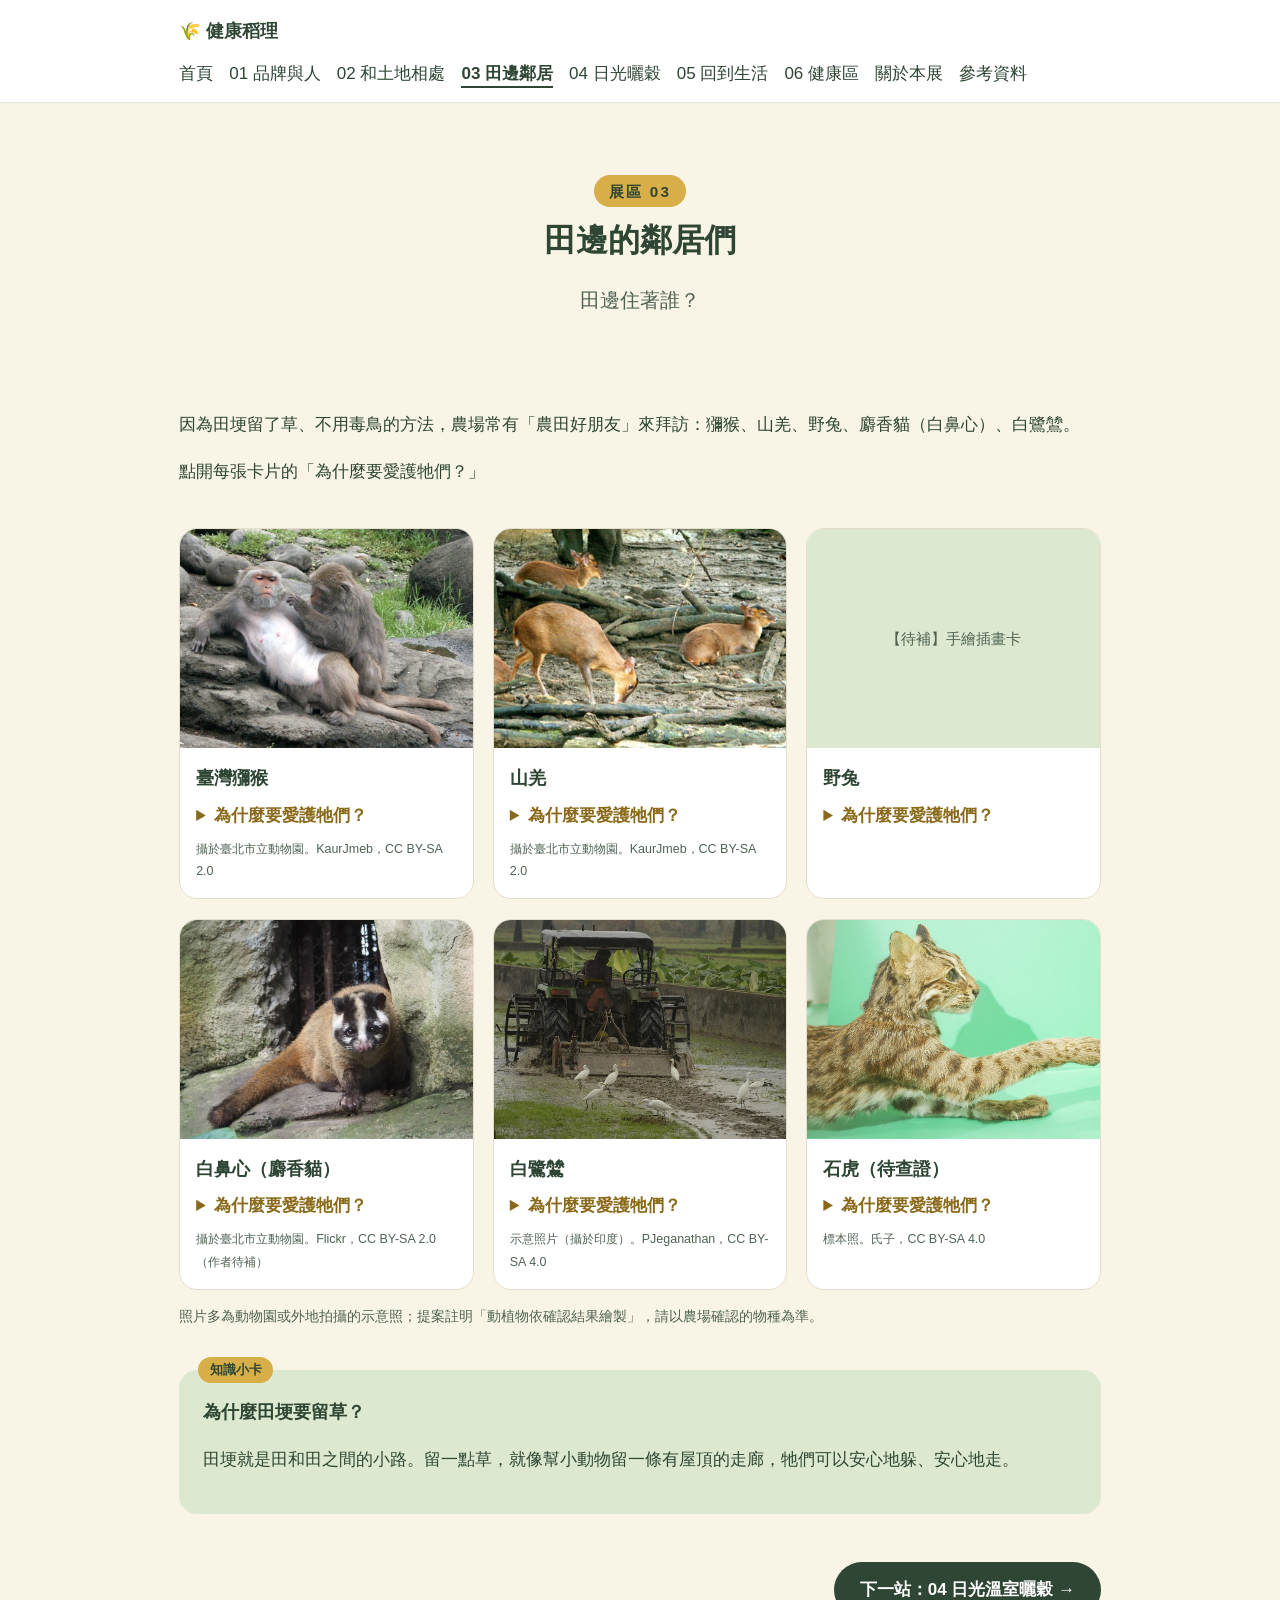
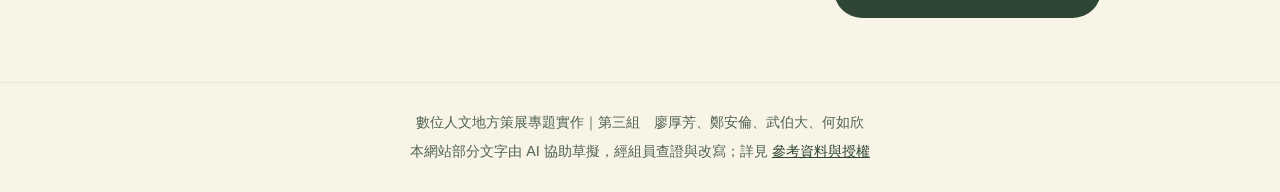
<file: neighbors.html>
<!DOCTYPE html>
<html lang="zh-Hant-TW">
<head>
  <meta charset="UTF-8">
  <meta name="viewport" content="width=device-width, initial-scale=1">
  <title>03 田邊的鄰居們｜健康稻理－食在永續</title>
  <meta name="description" content="第三組線上策展：走進濁水溪畔的鹿光米農場，從田裡一路走回你的餐桌。">
  <link rel="stylesheet" href="css/style.css">
</head>
<body>
  <header class="site-header">
    <nav class="nav" aria-label="主選單">
      <a class="logo" href="index.html">🌾 健康稻理</a>
      <ul>
        <li><a href="index.html">首頁</a></li>
        <li><a href="brand.html">01 品牌與人</a></li>
        <li><a href="land.html">02 和土地相處</a></li>
        <li><a href="neighbors.html" aria-current="page">03 田邊鄰居</a></li>
        <li><a href="sun.html">04 日光曬穀</a></li>
        <li><a href="table.html">05 回到生活</a></li>
        <li><a href="health.html">06 健康區</a></li>
        <li><a href="about.html">關於本展</a></li>
        <li><a href="sources.html">參考資料</a></li>
      </ul>
    </nav>
  </header>

  <main>
    <!-- 負責人：武伯大 -->
    <header class="zone-head">
      <span class="zone-no">展區 03</span>
      <h1>田邊的鄰居們</h1>
      <p class="hook">田邊住著誰？</p>
    </header>
    <section class="reveal">
      <p>因為田埂留了草、不用毒鳥的方法，農場常有「農田好朋友」來拜訪：獼猴、山羌、野兔、麝香貓（白鼻心）、白鷺鷥。</p>
      <p>點開每張卡片的「為什麼要愛護牠們？」</p>
    </section>
    <section>
      <div class="neighbors">
        <article class="nb reveal">
          <img src="images/formosan-macaque.jpg" alt="兩隻臺灣獼猴坐在岩石上互相理毛" loading="lazy">
          <div class="nb-body">
            <h3>臺灣獼猴</h3>
            <details><summary>為什麼要愛護牠們？</summary><p>【待補】請訪談農場：獼猴會到田邊做什麼？農場怎麼和牠們相處？</p></details>
            <p class="credit">攝於臺北市立動物園。KaurJmeb，CC BY-SA 2.0</p>
          </div>
        </article>
        <article class="nb reveal">
          <img src="images/formosan-muntjac.jpg" alt="三隻山羌在林地間覓食" loading="lazy">
          <div class="nb-body">
            <h3>山羌</h3>
            <details><summary>為什麼要愛護牠們？</summary><p>田埂留下的草叢，讓膽小的山羌有地方躲藏、找東西吃。</p></details>
            <p class="credit">攝於臺北市立動物園。KaurJmeb，CC BY-SA 2.0</p>
          </div>
        </article>
        <article class="nb reveal">
          <div class="draw">【待補】手繪插畫卡</div>
          <div class="nb-body">
            <h3>野兔</h3>
            <details><summary>為什麼要愛護牠們？</summary><p>【待補】請依提案「手繪插畫卡」畫一隻野兔，或放農場拍到的照片。</p></details>
            
          </div>
        </article>
        <article class="nb reveal">
          <img src="images/masked-palm-civet.jpg" alt="白鼻心趴在岩洞口，臉上有白色條紋" loading="lazy">
          <div class="nb-body">
            <h3>白鼻心（麝香貓）</h3>
            <details><summary>為什麼要愛護牠們？</summary><p>晚上才出來活動，會吃小動物和果實。【待補】請補上牠和稻田的關係。</p></details>
            <p class="credit">攝於臺北市立動物園。Flickr，CC BY-SA 2.0（作者待補）</p>
          </div>
        </article>
        <article class="nb reveal">
          <img src="images/cattle-egret.jpg" alt="幾隻白色鷺鷥跟在耕田的曳引機後面" loading="lazy">
          <div class="nb-body">
            <h3>白鷺鷥</h3>
            <details><summary>為什麼要愛護牠們？</summary><p>農人翻土時，牠們跟在後面找蟲吃，是田裡的好幫手。</p></details>
            <p class="credit">示意照片（攝於印度）。PJeganathan，CC BY-SA 4.0</p>
          </div>
        </article>
        <article class="nb reveal">
          <img src="images/leopard-cat-specimen.jpg" alt="石虎標本側身照" loading="lazy">
          <div class="nb-body">
            <h3>石虎（待查證）</h3>
            <details><summary>為什麼要愛護牠們？</summary><p>石虎吃老鼠。不用老鼠藥，石虎才不會吃到中毒的老鼠。【待查證】農場是否曾記錄到石虎？</p></details>
            <p class="credit">標本照。氏子，CC BY-SA 4.0</p>
          </div>
        </article>
      </div>
      <p class="note">照片多為動物園或外地拍攝的示意照；提案註明「動植物依確認結果繪製」，請以農場確認的物種為準。</p>
    </section>
    <section class="reveal">
      <div class="kcard">
        <h3>為什麼田埂要留草？</h3>
        <p>田埂就是田和田之間的小路。留一點草，就像幫小動物留一條有屋頂的走廊，牠們可以安心地躲、安心地走。</p>
      </div>
    </section>
    <div class="next-stop"><a href="sun.html">下一站：04 日光溫室曬穀</a></div>
  </main>

  <footer class="site-footer">
    <p>數位人文地方策展專題實作｜第三組　廖厚芳、鄭安倫、武伯大、何如欣</p>
    <p>本網站部分文字由 AI 協助草擬，經組員查證與改寫；詳見 <a href="sources.html">參考資料與授權</a></p>
  </footer>
  <script src="js/main.js"></script>
</body>
</html>
</file>
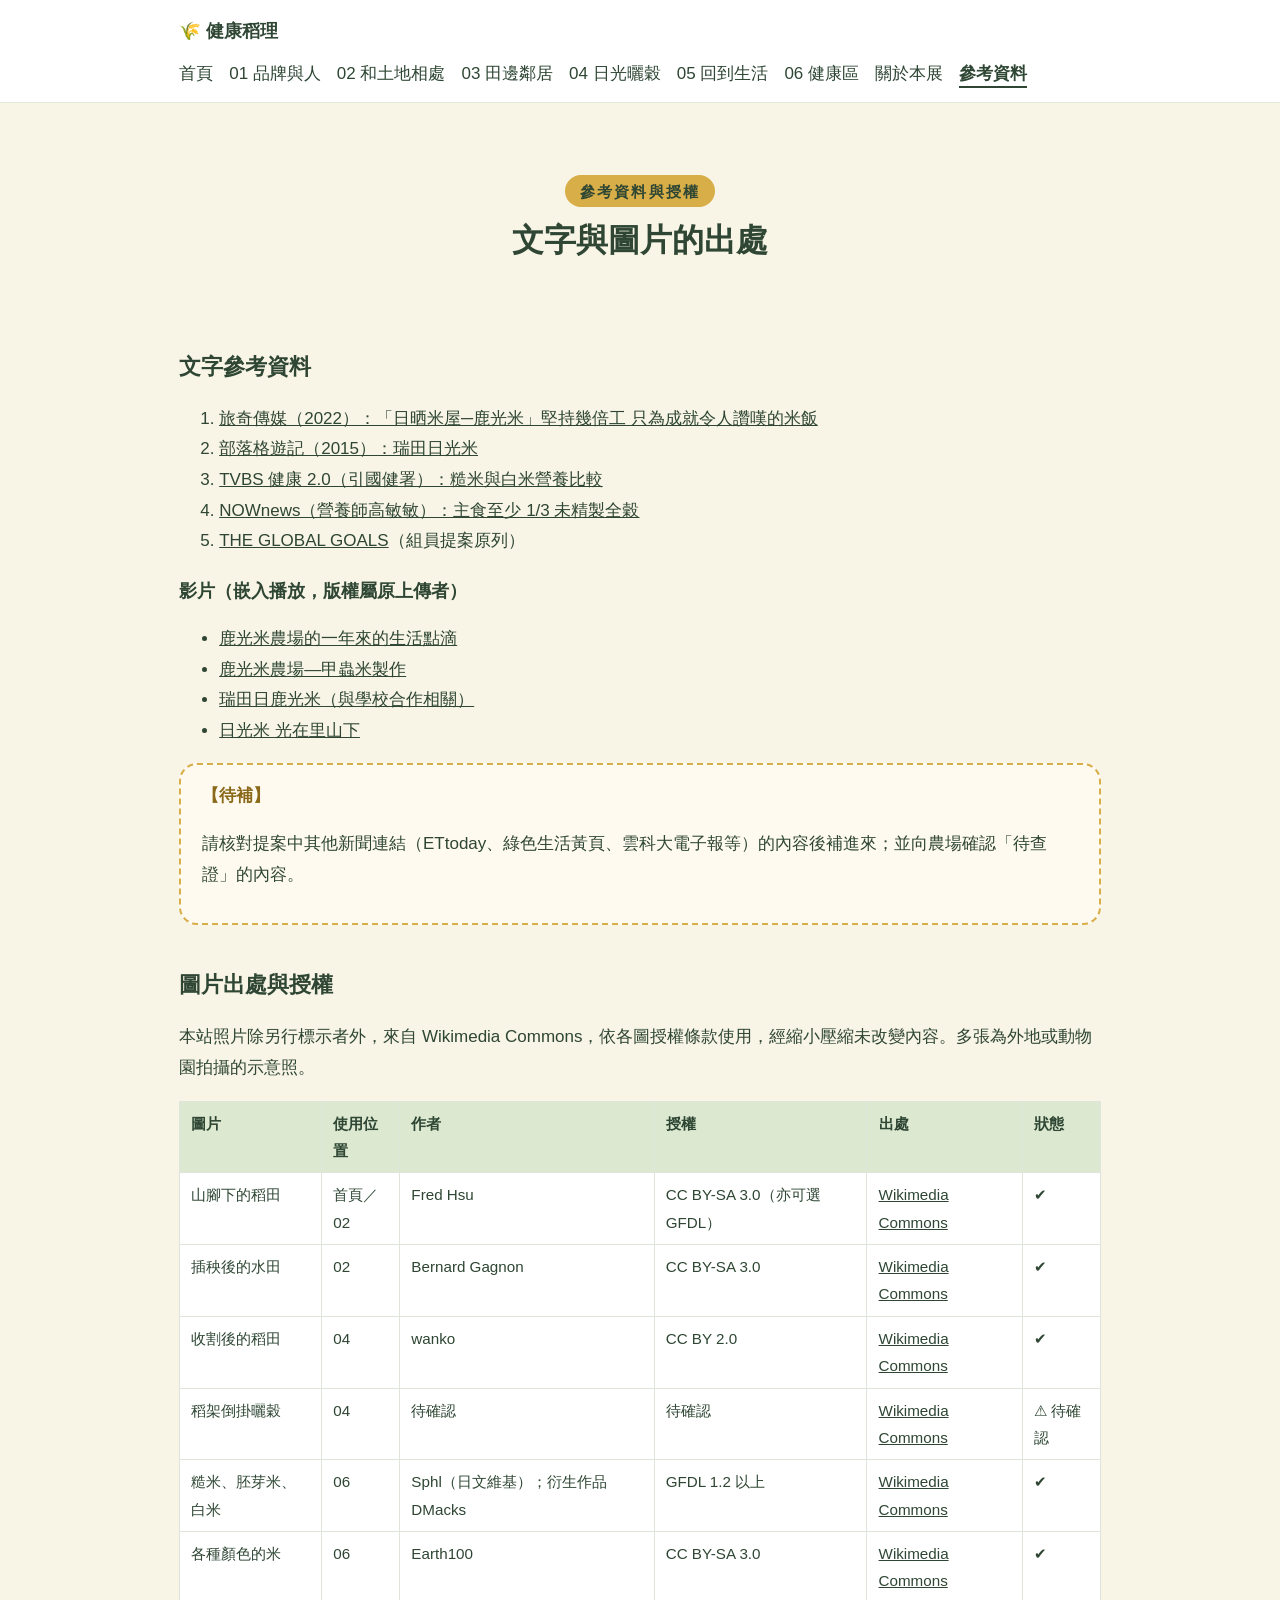
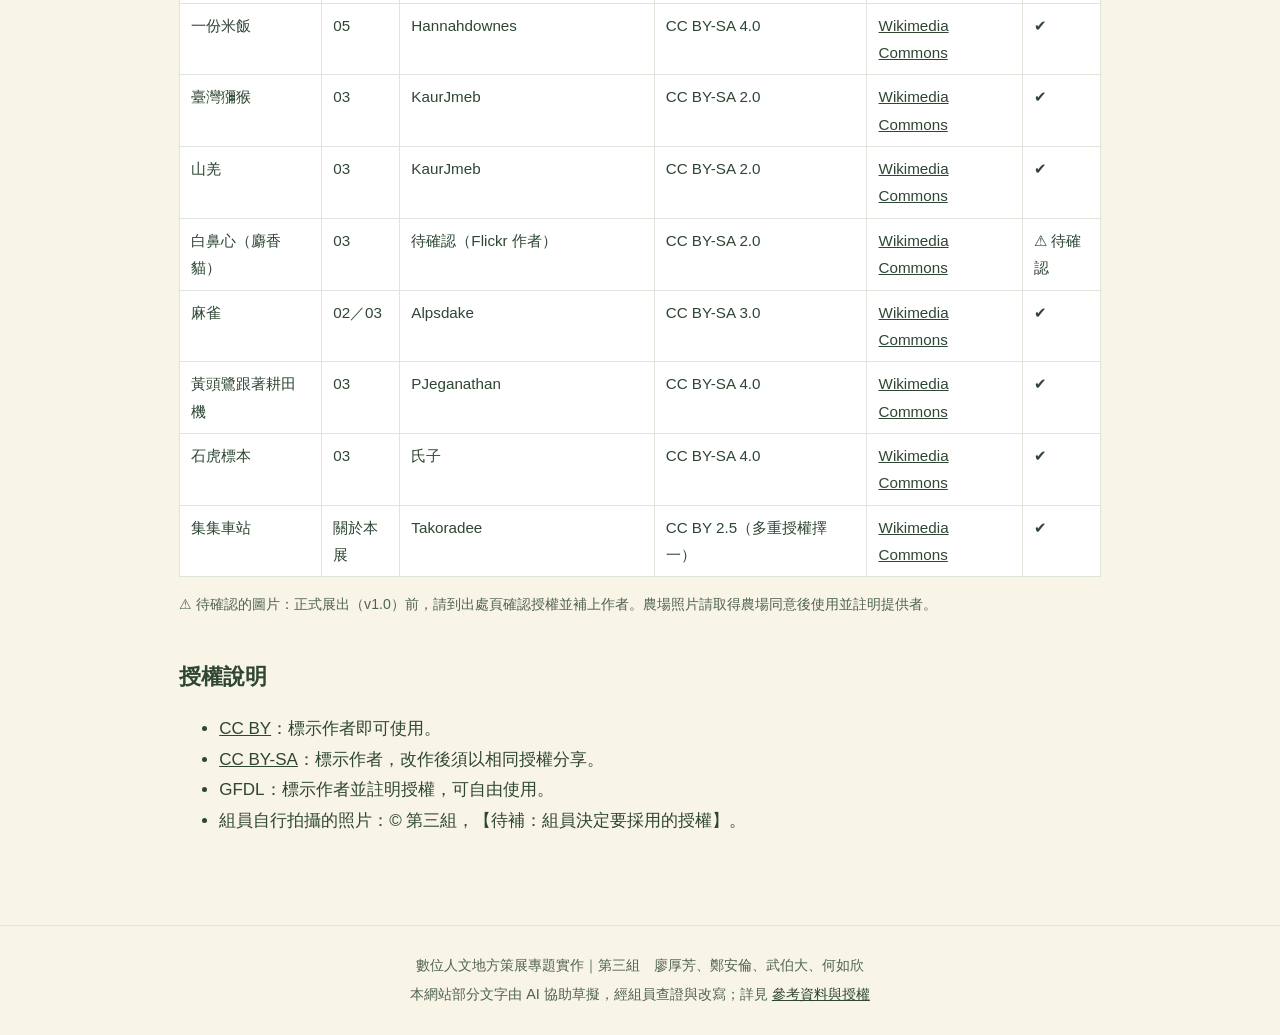
<file: sources.html>
<!DOCTYPE html>
<html lang="zh-Hant-TW">
<head>
  <meta charset="UTF-8">
  <meta name="viewport" content="width=device-width, initial-scale=1">
  <title>參考資料與授權｜健康稻理－食在永續</title>
  <meta name="description" content="第三組線上策展：走進濁水溪畔的鹿光米農場，從田裡一路走回你的餐桌。">
  <link rel="stylesheet" href="css/style.css">
</head>
<body>
  <header class="site-header">
    <nav class="nav" aria-label="主選單">
      <a class="logo" href="index.html">🌾 健康稻理</a>
      <ul>
        <li><a href="index.html">首頁</a></li>
        <li><a href="brand.html">01 品牌與人</a></li>
        <li><a href="land.html">02 和土地相處</a></li>
        <li><a href="neighbors.html">03 田邊鄰居</a></li>
        <li><a href="sun.html">04 日光曬穀</a></li>
        <li><a href="table.html">05 回到生活</a></li>
        <li><a href="health.html">06 健康區</a></li>
        <li><a href="about.html">關於本展</a></li>
        <li><a href="sources.html" aria-current="page">參考資料</a></li>
      </ul>
    </nav>
  </header>

  <main>
    <!-- 負責人：廖厚芳（組長） -->
    <header class="zone-head">
      <span class="zone-no">參考資料與授權</span>
      <h1>文字與圖片的出處</h1>
    </header>
    <section>
      <h2>文字參考資料</h2>
      <ol>
        <li><a href="https://n.yam.com/Article/20220429800608">旅奇傳媒（2022）：「日晒米屋─鹿光米」堅持幾倍工 只為成就令人讚嘆的米飯</a></li>
        <li><a href="https://blog.udn.com/viki021013/35815511">部落格遊記（2015）：瑞田日光米</a></li>
        <li><a href="https://health.tvbs.com.tw/nutrition/332264">TVBS 健康 2.0（引國健署）：糙米與白米營養比較</a></li>
        <li><a href="https://www.nownews.com/news/5413690">NOWnews（營養師高敏敏）：主食至少 1/3 未精製全穀</a></li>
        <li><a href="https://globalgoals.tw/">THE GLOBAL GOALS</a>（組員提案原列）</li>
      </ol>
      <h3>影片（嵌入播放，版權屬原上傳者）</h3>
      <ul>
        <li><a href="https://youtu.be/yGDPtxbIG7Y">鹿光米農場的一年來的生活點滴</a></li>
        <li><a href="https://youtu.be/-DnbTSsaa5E">鹿光米農場—甲蟲米製作</a></li>
        <li><a href="https://youtu.be/QjcBpJjWloo">瑞田日鹿光米（與學校合作相關）</a></li>
        <li><a href="https://youtu.be/qGUYDc6E6uc">日光米 光在里山下</a></li>
      </ul>
      <div class="todo"><p>請核對提案中其他新聞連結（ETtoday、綠色生活黃頁、雲科大電子報等）的內容後補進來；並向農場確認「待查證」的內容。</p></div>
    </section>
    <section>
      <h2>圖片出處與授權</h2>
      <p>本站照片除另行標示者外，來自 Wikimedia Commons，依各圖授權條款使用，經縮小壓縮未改變內容。多張為外地或動物園拍攝的示意照。</p>
      <table>
        <thead><tr><th>圖片</th><th>使用位置</th><th>作者</th><th>授權</th><th>出處</th><th>狀態</th></tr></thead>
        <tbody>
          <tr><td>山腳下的稻田</td><td>首頁／02</td><td>Fred Hsu</td><td>CC BY-SA 3.0（亦可選 GFDL）</td><td><a href="https://commons.wikimedia.org/wiki/File:Taiwan_2009_HuaLien_Rice_Paddy_at_Foot_of_Mountain_FRD_6130_Book_Back_Cover.jpg">Wikimedia Commons</a></td><td>✔</td></tr>
          <tr><td>插秧後的水田</td><td>02</td><td>Bernard Gagnon</td><td>CC BY-SA 3.0</td><td><a href="https://commons.wikimedia.org/wiki/File:Paddy_field,_Yilan_01.jpg">Wikimedia Commons</a></td><td>✔</td></tr>
          <tr><td>收割後的稻田</td><td>04</td><td>wanko</td><td>CC BY 2.0</td><td><a href="https://commons.wikimedia.org/wiki/File:Rice_field_after_repaing.jpg">Wikimedia Commons</a></td><td>✔</td></tr>
          <tr><td>稻架倒掛曬穀</td><td>04</td><td>待確認</td><td>待確認</td><td><a href="https://commons.wikimedia.org/wiki/File:Air-drying_newly_harvested_rice_on_frames_of_wood_and_steel.jpg">Wikimedia Commons</a></td><td>⚠ 待確認</td></tr>
          <tr><td>糙米、胚芽米、白米</td><td>06</td><td>Sphl（日文維基）；衍生作品 DMacks</td><td>GFDL 1.2 以上</td><td><a href="https://commons.wikimedia.org/wiki/File:Stages_of_rice_milling.jpg">Wikimedia Commons</a></td><td>✔</td></tr>
          <tr><td>各種顏色的米</td><td>06</td><td>Earth100</td><td>CC BY-SA 3.0</td><td><a href="https://commons.wikimedia.org/wiki/File:White,_Brown,_Red_&_Wild_rice.jpg">Wikimedia Commons</a></td><td>✔</td></tr>
          <tr><td>一份米飯</td><td>05</td><td>Hannahdownes</td><td>CC BY-SA 4.0</td><td><a href="https://commons.wikimedia.org/wiki/File:Half_a_cup_of_rice._Brown_rice_is_the_best_choice.JPG">Wikimedia Commons</a></td><td>✔</td></tr>
          <tr><td>臺灣獼猴</td><td>03</td><td>KaurJmeb</td><td>CC BY-SA 2.0</td><td><a href="https://commons.wikimedia.org/wiki/File:Formosan_macaque.jpg">Wikimedia Commons</a></td><td>✔</td></tr>
          <tr><td>山羌</td><td>03</td><td>KaurJmeb</td><td>CC BY-SA 2.0</td><td><a href="https://commons.wikimedia.org/wiki/File:Formosan_Reeve's_muntjac.jpg">Wikimedia Commons</a></td><td>✔</td></tr>
          <tr><td>白鼻心（麝香貓）</td><td>03</td><td>待確認（Flickr 作者）</td><td>CC BY-SA 2.0</td><td><a href="https://commons.wikimedia.org/wiki/File:Taipei_Zoo_(24301625776).jpg">Wikimedia Commons</a></td><td>⚠ 待確認</td></tr>
          <tr><td>麻雀</td><td>02／03</td><td>Alpsdake</td><td>CC BY-SA 3.0</td><td><a href="https://commons.wikimedia.org/wiki/File:Passer_montanus_saturatus.JPG">Wikimedia Commons</a></td><td>✔</td></tr>
          <tr><td>黃頭鷺跟著耕田機</td><td>03</td><td>PJeganathan</td><td>CC BY-SA 4.0</td><td><a href="https://commons.wikimedia.org/wiki/File:Cattle_egret_(Bubulcus_ibis)_behind_the_ploughing_tractor_from_Tirunelveli_district_JEG2684.jpg">Wikimedia Commons</a></td><td>✔</td></tr>
          <tr><td>石虎標本</td><td>03</td><td>氏子</td><td>CC BY-SA 4.0</td><td><a href="https://commons.wikimedia.org/wiki/File:石虎（豹貓）標本2.jpg">Wikimedia Commons</a></td><td>✔</td></tr>
          <tr><td>集集車站</td><td>關於本展</td><td>Takoradee</td><td>CC BY 2.5（多重授權擇一）</td><td><a href="https://commons.wikimedia.org/wiki/File:Jiji_station.JPG">Wikimedia Commons</a></td><td>✔</td></tr>
        </tbody>
      </table>
      <p class="note">⚠ 待確認的圖片：正式展出（v1.0）前，請到出處頁確認授權並補上作者。農場照片請取得農場同意後使用並註明提供者。</p>
    </section>
    <section>
      <h2>授權說明</h2>
      <ul>
        <li><a href="https://creativecommons.org/licenses/by/4.0/deed.zh-hant">CC BY</a>：標示作者即可使用。</li>
        <li><a href="https://creativecommons.org/licenses/by-sa/4.0/deed.zh-hant">CC BY-SA</a>：標示作者，改作後須以相同授權分享。</li>
        <li>GFDL：標示作者並註明授權，可自由使用。</li>
        <li>組員自行拍攝的照片：© 第三組，【待補：組員決定要採用的授權】。</li>
      </ul>
    </section>
  </main>

  <footer class="site-footer">
    <p>數位人文地方策展專題實作｜第三組　廖厚芳、鄭安倫、武伯大、何如欣</p>
    <p>本網站部分文字由 AI 協助草擬，經組員查證與改寫；詳見 <a href="sources.html">參考資料與授權</a></p>
  </footer>
  <script src="js/main.js"></script>
</body>
</html>
</file>
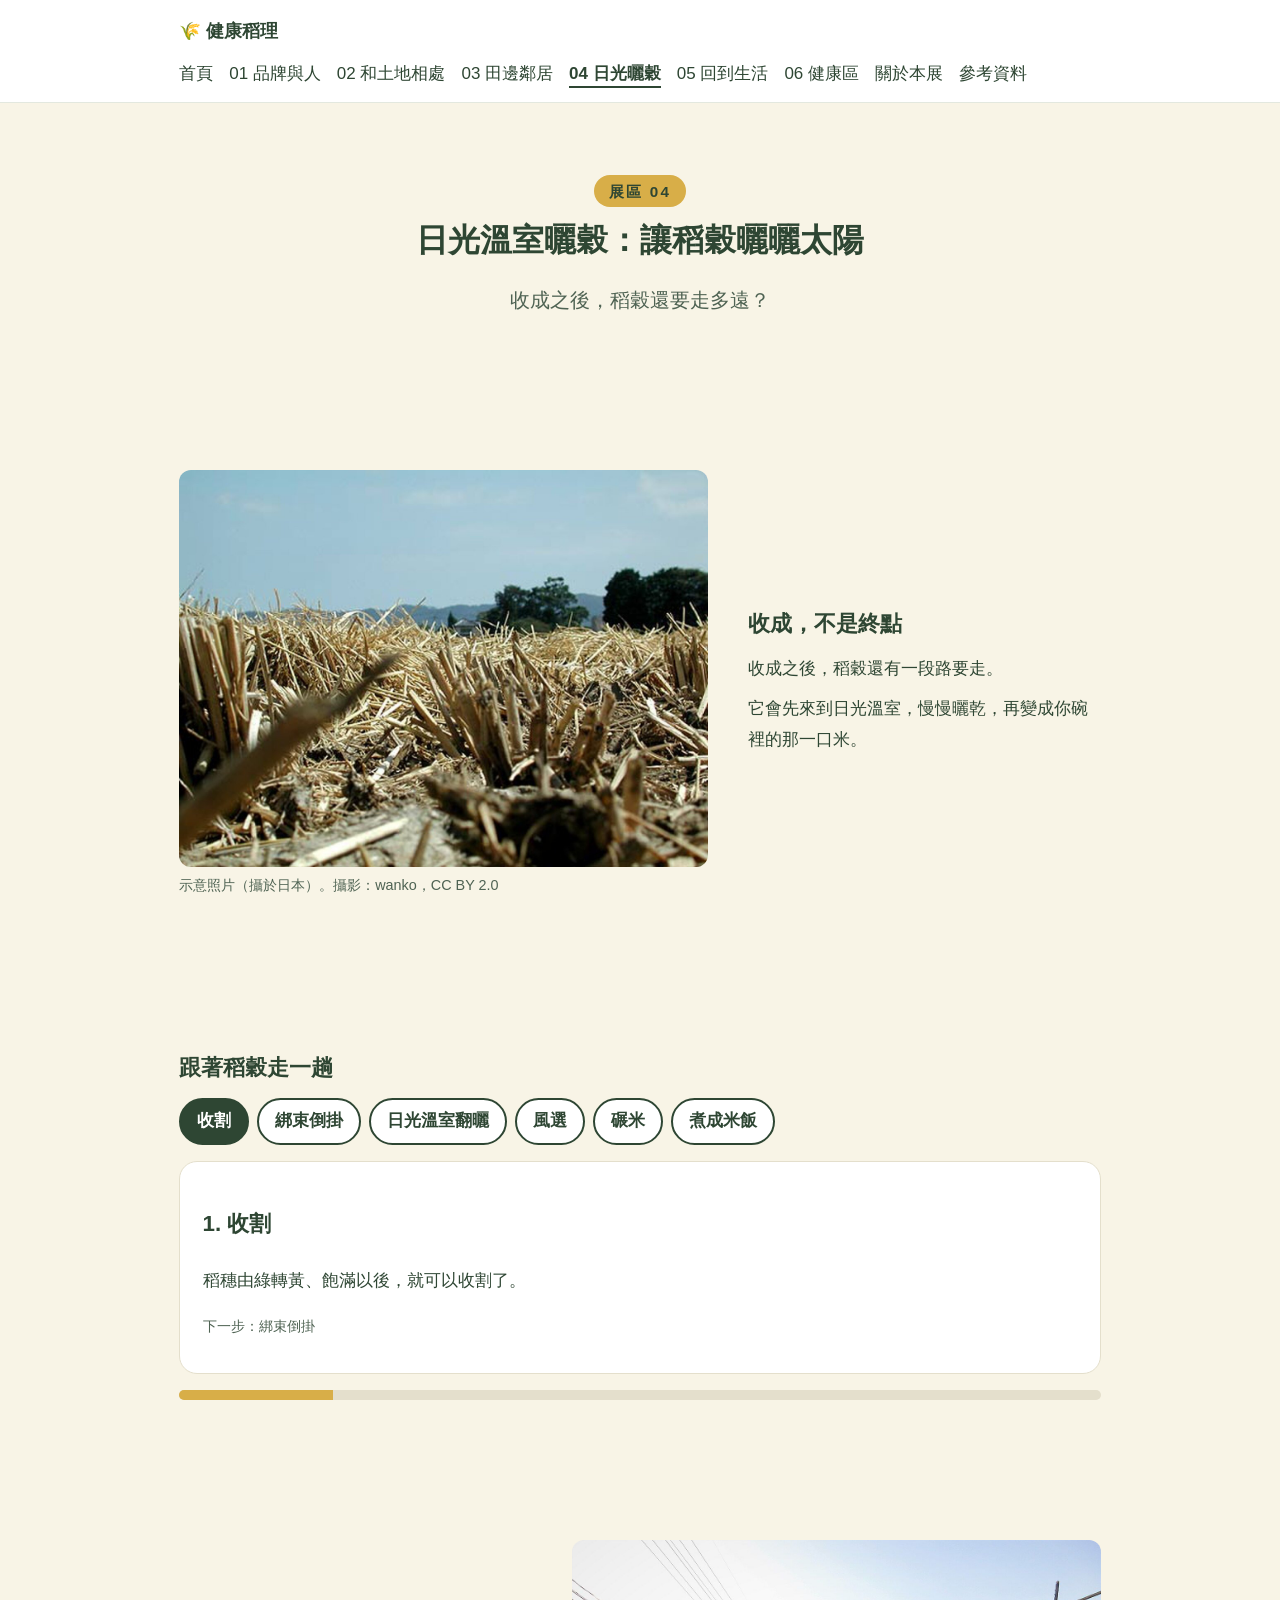
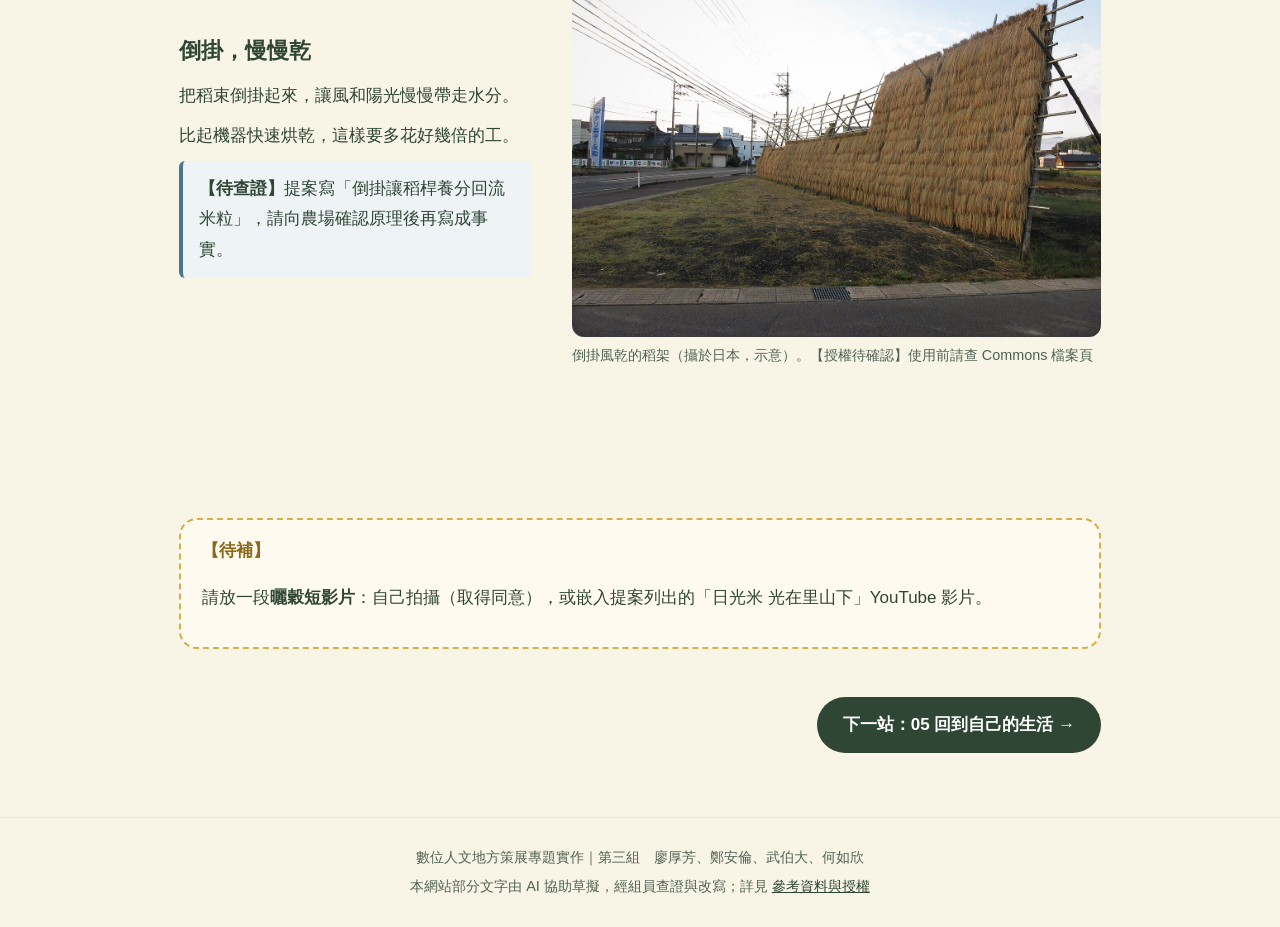
<file: sun.html>
<!DOCTYPE html>
<html lang="zh-Hant-TW">
<head>
  <meta charset="UTF-8">
  <meta name="viewport" content="width=device-width, initial-scale=1">
  <title>04 日光溫室曬穀｜健康稻理－食在永續</title>
  <meta name="description" content="第三組線上策展：走進濁水溪畔的鹿光米農場，從田裡一路走回你的餐桌。">
  <link rel="stylesheet" href="css/style.css">
</head>
<body>
  <header class="site-header">
    <nav class="nav" aria-label="主選單">
      <a class="logo" href="index.html">🌾 健康稻理</a>
      <ul>
        <li><a href="index.html">首頁</a></li>
        <li><a href="brand.html">01 品牌與人</a></li>
        <li><a href="land.html">02 和土地相處</a></li>
        <li><a href="neighbors.html">03 田邊鄰居</a></li>
        <li><a href="sun.html" aria-current="page">04 日光曬穀</a></li>
        <li><a href="table.html">05 回到生活</a></li>
        <li><a href="health.html">06 健康區</a></li>
        <li><a href="about.html">關於本展</a></li>
        <li><a href="sources.html">參考資料</a></li>
      </ul>
    </nav>
  </header>

  <main>
    <!-- 負責人：鄭安倫 -->
    <header class="zone-head">
      <span class="zone-no">展區 04</span>
      <h1>日光溫室曬穀：讓稻穀曬曬太陽</h1>
      <p class="hook">收成之後，稻穀還要走多遠？</p>
    </header>
    <section class="screen reveal">
      <figure class="screen-img">
        <img src="images/rice-harvested-field.jpg" alt="收割後留下稻樁的田地" loading="lazy">
        <figcaption>示意照片（攝於日本）。攝影：wanko，CC BY 2.0</figcaption>
      </figure>
      <div class="screen-text">
        <h2>收成，不是終點</h2>
        <p>收成之後，稻穀還有一段路要走。</p>
        <p>它會先來到日光溫室，慢慢曬乾，再變成你碗裡的那一口米。</p>
      </div>
    </section>
    <section class="reveal">
      <h2>跟著稻穀走一趟</h2>
      <div class="journey" id="journey" role="group" aria-label="稻穀的旅程">
        <button type="button" data-detail="稻穗由綠轉黃、飽滿以後，就可以收割了。">收割</button>
        <button type="button" data-detail="把割下的稻桿夾著稻粒綁成一束一束，倒掛在架子上自然風乾，大約要 10～15 天。這是參考日式垂吊工序改良的方法。">綁束倒掛</button>
        <button type="button" data-detail="在農田旁搭起日光溫室，配合季節的日照長短和濕度，定時翻動稻穀，讓它曬得均勻。">日光溫室翻曬</button>
        <button type="button" data-detail="用風把空殼和雜質吹走，留下飽滿的稻穀。【待補】請訪談農場的實際做法。">風選</button>
        <button type="button" data-detail="稻穀去殼就是糙米；再把米糠、胚芽碾掉，就成了白米。">碾米</button>
        <button type="button" data-detail="終於來到你的碗裡！">煮成米飯</button>
      </div>
      <div class="journey-panel" id="journey-panel" aria-live="polite"></div>
      <div class="progress" aria-hidden="true"><span id="journey-bar"></span></div>
    </section>
    <section class="screen reveal flip-side">
      <figure class="screen-img">
        <img src="images/rice-air-drying.jpg" alt="剛收割的稻束一排排倒掛在木架上風乾" loading="lazy">
        <figcaption>倒掛風乾的稻架（攝於日本，示意）。【授權待確認】使用前請查 Commons 檔案頁</figcaption>
      </figure>
      <div class="screen-text">
        <h2>倒掛，慢慢乾</h2>
        <p>把稻束倒掛起來，讓風和陽光慢慢帶走水分。</p>
        <p>比起機器快速烘乾，這樣要多花好幾倍的工。</p>
        <div class="verify"><strong>【待查證】</strong>提案寫「倒掛讓稻桿養分回流米粒」，請向農場確認原理後再寫成事實。</div>
      </div>
    </section>
    <section class="todo reveal">
      <p>請放一段<strong>曬穀短影片</strong>：自己拍攝（取得同意），或嵌入提案列出的「日光米 光在里山下」YouTube 影片。</p>
    </section>
    <div class="next-stop"><a href="table.html">下一站：05 回到自己的生活</a></div>
  </main>

  <footer class="site-footer">
    <p>數位人文地方策展專題實作｜第三組　廖厚芳、鄭安倫、武伯大、何如欣</p>
    <p>本網站部分文字由 AI 協助草擬，經組員查證與改寫；詳見 <a href="sources.html">參考資料與授權</a></p>
  </footer>
  <script src="js/main.js"></script>
</body>
</html>
</file>
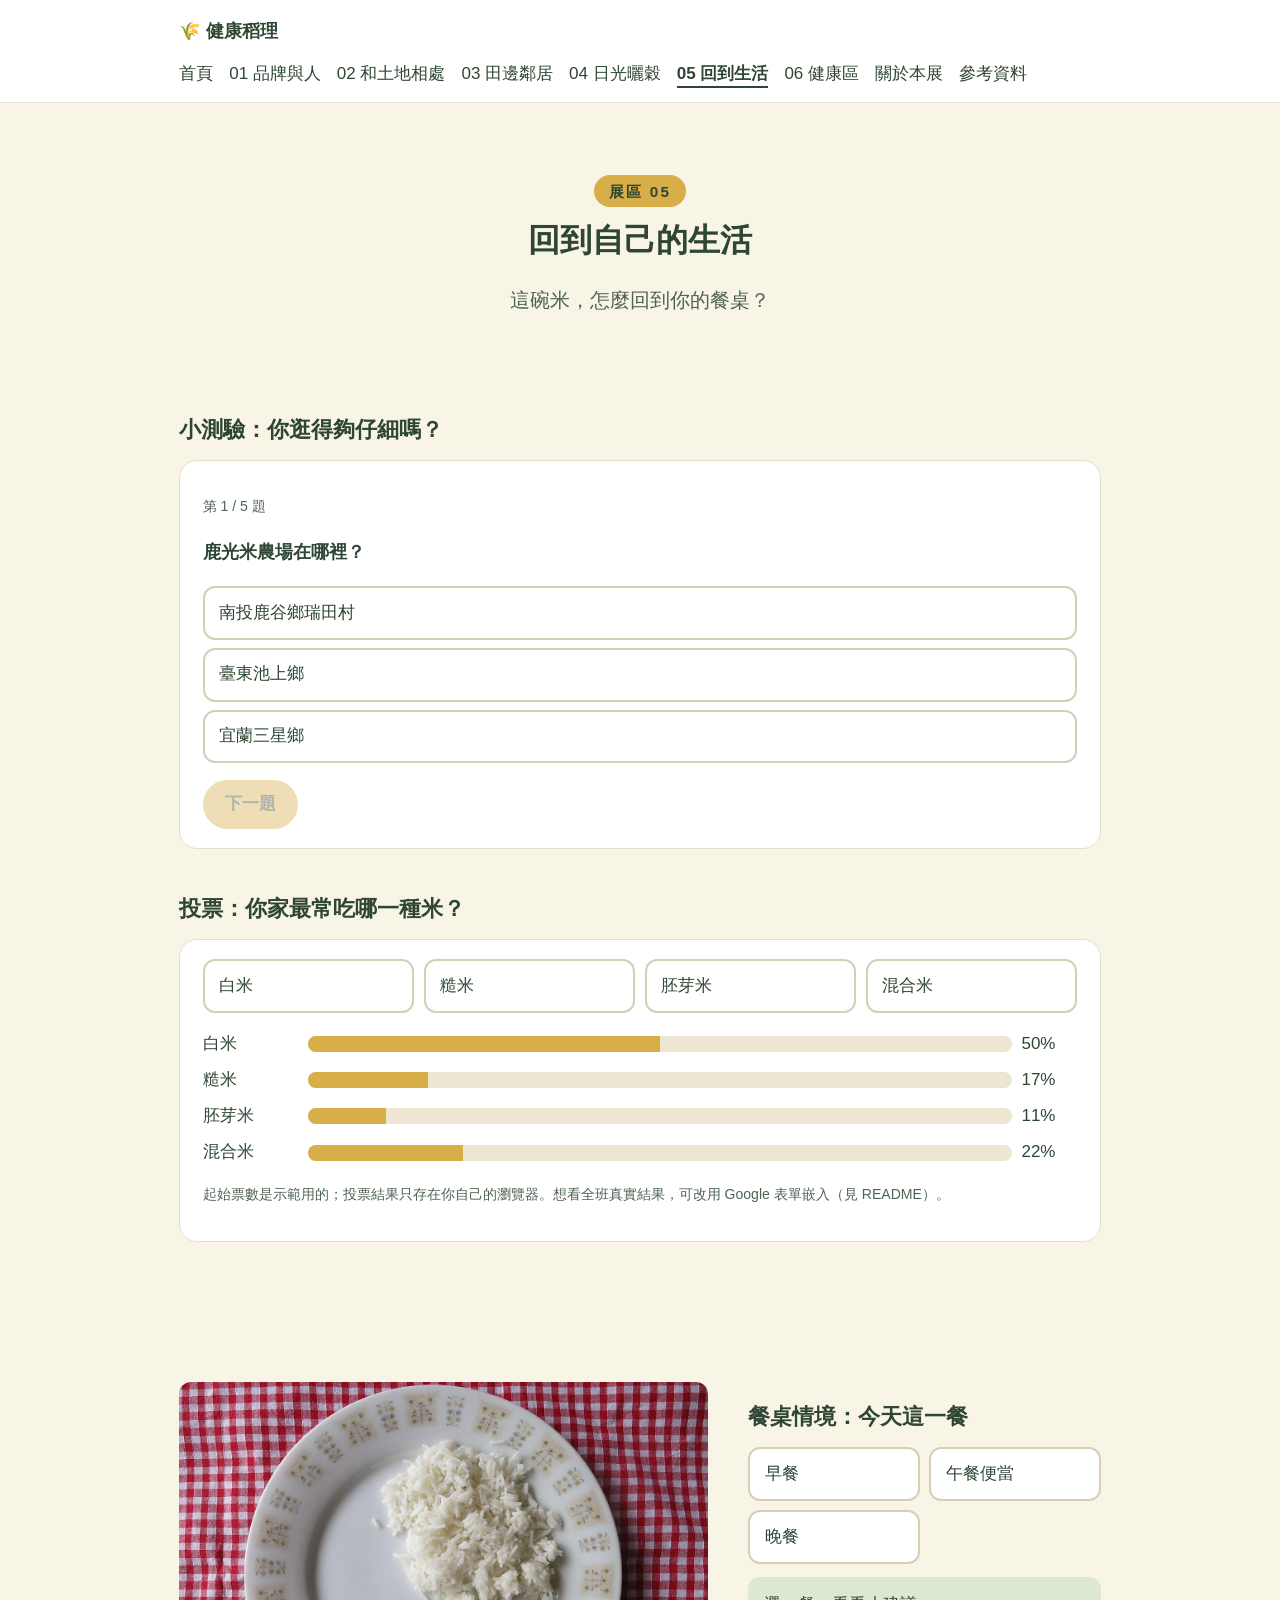
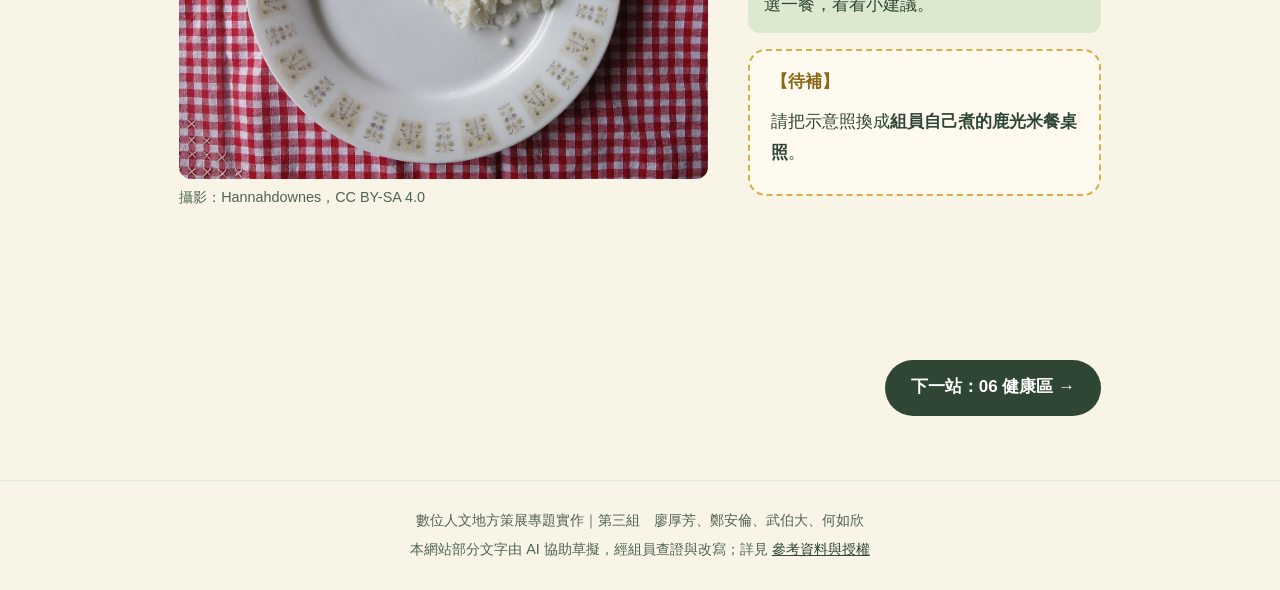
<file: table.html>
<!DOCTYPE html>
<html lang="zh-Hant-TW">
<head>
  <meta charset="UTF-8">
  <meta name="viewport" content="width=device-width, initial-scale=1">
  <title>05 回到自己的生活｜健康稻理－食在永續</title>
  <meta name="description" content="第三組線上策展：走進濁水溪畔的鹿光米農場，從田裡一路走回你的餐桌。">
  <link rel="stylesheet" href="css/style.css">
</head>
<body>
  <header class="site-header">
    <nav class="nav" aria-label="主選單">
      <a class="logo" href="index.html">🌾 健康稻理</a>
      <ul>
        <li><a href="index.html">首頁</a></li>
        <li><a href="brand.html">01 品牌與人</a></li>
        <li><a href="land.html">02 和土地相處</a></li>
        <li><a href="neighbors.html">03 田邊鄰居</a></li>
        <li><a href="sun.html">04 日光曬穀</a></li>
        <li><a href="table.html" aria-current="page">05 回到生活</a></li>
        <li><a href="health.html">06 健康區</a></li>
        <li><a href="about.html">關於本展</a></li>
        <li><a href="sources.html">參考資料</a></li>
      </ul>
    </nav>
  </header>

  <main>
    <!-- 負責人：武伯大 -->
    <header class="zone-head">
      <span class="zone-no">展區 05</span>
      <h1>回到自己的生活</h1>
      <p class="hook">這碗米，怎麼回到你的餐桌？</p>
    </header>
    <section class="reveal">
      <h2>小測驗：你逛得夠仔細嗎？</h2>
      <div class="panel" id="quiz">
        <p class="note" id="quiz-count"></p>
        <p class="quiz-q" id="quiz-q"></p>
        <div class="quiz-opts" id="quiz-opts"></div>
        <p id="quiz-feed" aria-live="polite"></p>
        <button class="btn" type="button" id="quiz-next" disabled>下一題</button>
      </div>
    </section>

    <section class="reveal">
      <h2>投票：你家最常吃哪一種米？</h2>
      <div class="panel" id="vote">
        <div class="vote-grid" role="group" aria-label="選擇米的種類">
          <button class="vote-btn" type="button" data-v="白米" aria-pressed="false">白米</button>
          <button class="vote-btn" type="button" data-v="糙米" aria-pressed="false">糙米</button>
          <button class="vote-btn" type="button" data-v="胚芽米" aria-pressed="false">胚芽米</button>
          <button class="vote-btn" type="button" data-v="混合米" aria-pressed="false">混合米</button>
        </div>
        <div id="vote-result" aria-live="polite" style="margin-top:1rem"></div>
        <p class="note">起始票數是示範用的；投票結果只存在你自己的瀏覽器。想看全班真實結果，可改用 Google 表單嵌入（見 README）。</p>
      </div>
    </section>
    <section class="screen reveal">
      <figure class="screen-img">
        <img src="images/brown-rice-cup.jpg" alt="紅白格子桌布上，盤子裡盛著一份米飯" loading="lazy">
        <figcaption>攝影：Hannahdownes，CC BY-SA 4.0</figcaption>
      </figure>
      <div class="screen-text">
        <h2>餐桌情境：今天這一餐</h2>
        <div class="meal-grid" role="group" aria-label="選擇一餐">
          <button class="meal-btn" type="button" data-tip="早上時間趕？前一晚把糙米和白米混著煮，早上做成飯糰，帶著走。" aria-pressed="false">早餐</button>
          <button class="meal-btn" type="button" data-tip="便當的飯可以換成三分之一的糙米，飽足感更久。" aria-pressed="false">午餐便當</button>
          <button class="meal-btn" type="button" data-tip="和家人一起吃飯時，聊聊這碗米是誰種的、從哪裡來。" aria-pressed="false">晚餐</button>
        </div>
        <div class="meal-tip" id="meal-tip" aria-live="polite">選一餐，看看小建議。</div>
        <div class="todo" style="margin-top:1rem"><p>請把示意照換成<strong>組員自己煮的鹿光米餐桌照</strong>。</p></div>
      </div>
    </section>
    <div class="next-stop"><a href="health.html">下一站：06 健康區</a></div>
  </main>

  <footer class="site-footer">
    <p>數位人文地方策展專題實作｜第三組　廖厚芳、鄭安倫、武伯大、何如欣</p>
    <p>本網站部分文字由 AI 協助草擬，經組員查證與改寫；詳見 <a href="sources.html">參考資料與授權</a></p>
  </footer>
  <script src="js/main.js"></script>
</body>
</html>
</file>
<file: css/style.css>
/* =========================================================
   共用外觀：所有頁面都使用這個檔案
   想換配色，只要修改下面 :root 裡的顏色即可
   ========================================================= */
:root {
  /* 配色依第三組提案「舒適的大自然風格」 */
  --color-main: #2e4633;      /* 文字、線條、標題 */
  --color-accent: #8a6a1a;    /* 稻穗金（加深版，用在小字才看得清楚） */
  --color-gold: #d8ae48;      /* 重點、按鈕、標記 */
  --color-bg: #f8f4e6;        /* 頁面底色、大量留白 */
  --color-soft: #dce9d0;      /* 區塊底色、知識卡 */
  --color-text: #2e4633;      /* 內文文字 */
  --color-muted: #4f6353;     /* 次要文字 */
  --radius: 12px;
  --max-width: 960px;
}

* { box-sizing: border-box; }

body {
  margin: 0;
  font-family: "Noto Sans TC", "Microsoft JhengHei", "PingFang TC", sans-serif;
  font-size: 17px;
  line-height: 1.8;
  color: var(--color-text);
  background: var(--color-bg);
}

img { max-width: 100%; height: auto; display: block; border-radius: var(--radius); }
a { color: var(--color-main); }

/* ---------- 導覽列 ---------- */
.site-header { background: #fff; border-bottom: 1px solid #e3e8df; position: sticky; top: 0; z-index: 10; }
.nav { max-width: var(--max-width); margin: 0 auto; padding: 0.8rem 1.2rem; display: flex; flex-wrap: wrap; align-items: center; justify-content: space-between; gap: 0.5rem; }
.logo { font-weight: 700; font-size: 1.1rem; text-decoration: none; color: var(--color-text); }
.nav ul { list-style: none; margin: 0; padding: 0; display: flex; flex-wrap: wrap; gap: 0.3rem 1rem; }
.nav a { text-decoration: none; padding: 0.2rem 0; }
.nav a[aria-current="page"] { font-weight: 700; border-bottom: 2px solid var(--color-main); }

/* ---------- 主要內容 ---------- */
main { max-width: var(--max-width); margin: 0 auto; padding: 1.5rem 1.2rem 3rem; }
section { margin: 2.5rem 0; }
h1 { font-size: 2rem; line-height: 1.3; margin: 0 0 0.8rem; }
h2 { font-size: 1.4rem; margin: 2rem 0 0.6rem; color: var(--color-main); }
h3 { font-size: 1.15rem; margin: 0.6rem 0 0.3rem; }
.lead { font-size: 1.15rem; color: var(--color-muted); }

/* ---------- 首頁封面 ---------- */
.hero { background: var(--color-soft); border-radius: var(--radius); padding: 2.5rem 1.8rem; }
.eyebrow { color: var(--color-accent); font-weight: 700; margin: 0 0 0.3rem; }
.button { display: inline-block; margin-top: 0.8rem; padding: 0.6rem 1.4rem; background: var(--color-gold); color: #2e4633; border-radius: 999px; text-decoration: none; font-weight: 700; }
.button:hover { opacity: 0.9; }

/* ---------- 卡片 ---------- */
.cards { display: grid; grid-template-columns: repeat(auto-fit, minmax(220px, 1fr)); gap: 1.2rem; }
.card { background: #fff; border: 1px solid #e3e8df; border-radius: var(--radius); padding: 1rem; text-decoration: none; color: inherit; transition: transform 0.15s; }
.card:hover { transform: translateY(-3px); }
.card p { margin: 0; color: var(--color-muted); font-size: 0.95rem; }

/* ---------- 圖片預留方塊（換成真正圖片後即可刪除） ---------- */
.placeholder-img { background: #d9ddd5; color: #5b6b5d; border-radius: var(--radius); aspect-ratio: 16 / 10; display: flex; align-items: center; justify-content: center; font-size: 0.9rem; }
.placeholder-img.large { aspect-ratio: 16 / 9; }

figure { margin: 1.5rem 0; }
figcaption { font-size: 0.9rem; color: var(--color-muted); margin-top: 0.4rem; }

/* ---------- 表格 ---------- */
table { width: 100%; border-collapse: collapse; background: #fff; font-size: 0.95rem; }
th, td { border: 1px solid #dfe5da; padding: 0.5rem 0.7rem; text-align: left; vertical-align: top; }
th { background: var(--color-soft); }

/* ---------- 頁尾 ---------- */
.site-footer { text-align: center; color: var(--color-muted); font-size: 0.9rem; padding: 1.5rem 1rem; border-top: 1px solid #e3e8df; }
.site-footer p { margin: 0.2rem 0; }

/* ---------- 手機版 ---------- */
@media (max-width: 600px) {
  body { font-size: 16px; }
  h1 { font-size: 1.6rem; }
  .hero { padding: 1.8rem 1.2rem; }
  table { font-size: 0.85rem; }
}

/* =========================================================
   第三組「健康稻理」新增樣式
   提案原則：行高 1.8、每屏一個重點、留白 30% 以上、圖約 6：文約 4
   ========================================================= */

/* 展區頁的大標頭 */
.zone-head { text-align: center; padding: 3rem 1rem 2rem; }
.zone-no { display: inline-block; font-size: 0.95rem; font-weight: 700; letter-spacing: 0.15em; color: #2e4633; background: var(--color-gold); padding: 0.15rem 0.9rem; border-radius: 999px; }
.zone-head h1 { margin-top: 0.8rem; }
.zone-head .hook { font-size: 1.25rem; color: var(--color-muted); }

/* 滑動閱讀：一屏一重點，圖文交錯 */
.screen { min-height: 70vh; display: grid; grid-template-columns: 6fr 4fr; gap: 2.5rem; align-items: center; margin: 0 0 3rem; }
.screen.flip-side { grid-template-columns: 4fr 6fr; }
.screen.flip-side .screen-img { order: 2; }
.screen-img img { width: 100%; aspect-ratio: 4 / 3; object-fit: cover; }
.screen-text h2 { margin-top: 0; }
.screen-text p { margin: 0.6rem 0; }
.reveal { opacity: 0; transform: translateY(24px); transition: opacity 0.7s, transform 0.7s; }
.reveal.is-in { opacity: 1; transform: none; }
@media (prefers-reduced-motion: reduce) { .reveal { opacity: 1; transform: none; transition: none; } }

/* 知識小卡：一卡一重點 */
.kcard { background: var(--color-soft); border-radius: 18px; padding: 1.3rem 1.5rem; margin: 1.5rem 0; position: relative; }
.kcard::before { content: "知識小卡"; position: absolute; top: -0.8rem; left: 1.2rem; background: var(--color-gold); color: #2e4633; font-weight: 700; font-size: 0.8rem; padding: 0.1rem 0.7rem; border-radius: 999px; }
.kcard h3 { margin-top: 0.3rem; }

/* 下一站 */
.next-stop { display: flex; justify-content: flex-end; margin: 3rem 0 1rem; }
.next-stop a { background: var(--color-main); color: #fff; text-decoration: none; padding: 0.8rem 1.6rem; border-radius: 999px; font-weight: 700; }
.next-stop a::after { content: " →"; }

/* 首頁命題輪播 */
.motto { font-size: 1.35rem; font-weight: 700; min-height: 2.2em; color: var(--color-main); }
.motto-dots { display: flex; gap: 0.5rem; }
.motto-dots button { width: 14px; height: 14px; border-radius: 50%; border: 2px solid var(--color-main); background: transparent; padding: 0; cursor: pointer; }
.motto-dots button[aria-pressed="true"] { background: var(--color-main); }
.zone-grid { display: grid; grid-template-columns: repeat(auto-fit, minmax(260px, 1fr)); gap: 1.2rem; }
.zone-card { display: block; background: #fff; border-radius: 18px; overflow: hidden; text-decoration: none; color: inherit; border: 1px solid #e4dfcc; transition: transform 0.15s; }
.zone-card:hover { transform: translateY(-3px); }
.zone-card img { border-radius: 0; aspect-ratio: 16 / 10; object-fit: cover; width: 100%; }
.zone-card div { padding: 0.9rem 1.1rem 1.1rem; }
.zone-card b { color: var(--color-accent); }
.zone-card h3 { margin: 0.2rem 0; }
.zone-card p { margin: 0; color: var(--color-muted); font-size: 0.95rem; }

/* 待補、待查證 */
.todo { border: 2px dashed var(--color-gold); background: #fffaf0; border-radius: 18px; padding: 1rem 1.3rem; }
.todo::before { content: "【待補】"; font-weight: 700; color: var(--color-accent); display: block; }
.verify { background: #eef3f6; border-left: 4px solid #4a7590; padding: 0.8rem 1rem; border-radius: 6px; }

/* 時間軸 */
.timeline { list-style: none; padding: 0 0 0 1.3rem; border-left: 3px solid var(--color-gold); }
.timeline li { position: relative; margin: 0 0 1rem; padding-left: 0.6rem; }
.timeline li::before { content: ""; position: absolute; left: -1.85rem; top: 0.55rem; width: 0.9rem; height: 0.9rem; border-radius: 50%; background: var(--color-main); }
.timeline .year { font-weight: 800; margin-right: 0.4rem; }

/* 影片嵌入 */
.video { position: relative; aspect-ratio: 16 / 9; border-radius: 18px; overflow: hidden; background: #000; }
.video iframe { position: absolute; inset: 0; width: 100%; height: 100%; border: 0; }

/* 翻牌知識卡 */
.flip-grid { display: grid; grid-template-columns: repeat(auto-fit, minmax(220px, 1fr)); gap: 1rem; }
.flip { display: block; width: 100%; perspective: 900px; background: none; border: 0; padding: 0; font: inherit; color: inherit; cursor: pointer; text-align: left; }
.flip-inner { display: block; position: relative; min-height: 200px; transition: transform 0.5s; transform-style: preserve-3d; }
.flip.is-flipped .flip-inner { transform: rotateY(180deg); }
.flip-front, .flip-back { position: absolute; inset: 0; border-radius: 18px; padding: 1.1rem; backface-visibility: hidden; display: flex; flex-direction: column; justify-content: center; }
.flip-front { background: var(--color-main); color: #fff; font-size: 1.2rem; font-weight: 700; }
.flip-front small { font-weight: 400; font-size: 0.85rem; opacity: 0.85; margin-top: 0.4rem; }
.flip-back { background: var(--color-soft); transform: rotateY(180deg); font-size: 0.95rem; }
@media (prefers-reduced-motion: reduce) { .flip-inner { transition: none; } }

/* 田邊鄰居卡 */
.neighbors { display: grid; grid-template-columns: repeat(auto-fit, minmax(240px, 1fr)); gap: 1.2rem; }
.nb { background: #fff; border: 1px solid #e4dfcc; border-radius: 18px; overflow: hidden; }
.nb img { border-radius: 0; aspect-ratio: 4 / 3; object-fit: cover; width: 100%; }
.nb .draw { aspect-ratio: 4 / 3; background: var(--color-soft); display: flex; align-items: center; justify-content: center; color: var(--color-muted); font-size: 0.95rem; text-align: center; padding: 1rem; }
.nb-body { padding: 0.8rem 1rem 1rem; }
.nb-body h3 { margin: 0 0 0.2rem; }
.nb details { margin-top: 0.4rem; }
.nb summary { cursor: pointer; font-weight: 700; color: var(--color-accent); }
.nb .credit { font-size: 0.78rem; color: var(--color-muted); margin: 0.4rem 0 0; }

/* 稻穀旅程 */
.journey { display: flex; gap: 0.5rem; flex-wrap: wrap; margin-bottom: 1rem; }
.journey button { border: 2px solid var(--color-main); background: #fff; color: var(--color-main); border-radius: 999px; padding: 0.4rem 1rem; font: inherit; font-weight: 700; cursor: pointer; }
.journey button[aria-current="step"] { background: var(--color-main); color: #fff; }
.journey-panel { background: #fff; border-radius: 18px; padding: 1.2rem 1.4rem; border: 1px solid #e4dfcc; min-height: 9rem; }
.journey-panel .big { font-size: 1.4rem; font-weight: 800; }
.progress { height: 10px; border-radius: 999px; background: #e4dfcc; overflow: hidden; margin-top: 1rem; }
.progress span { display: block; height: 100%; background: var(--color-gold); transition: width 0.4s; }

/* 小測驗、投票 */
.panel { background: #fff; border: 1px solid #e4dfcc; border-radius: 18px; padding: 1.2rem 1.4rem; }
.quiz-q { font-weight: 700; font-size: 1.1rem; }
.quiz-opts { display: grid; gap: 0.5rem; margin: 0.8rem 0; }
.quiz-opts button, .vote-btn, .meal-btn { text-align: left; border: 2px solid #d6cfb7; background: #fff; border-radius: 12px; padding: 0.6rem 0.9rem; font: inherit; cursor: pointer; color: var(--color-text); }
.quiz-opts button.right { border-color: #2e7d4f; background: #e3f2e7; }
.quiz-opts button.wrong { border-color: #b4553c; background: #fbe9e4; }
.quiz-opts button:disabled { cursor: default; }
.btn { border: 0; background: var(--color-gold); color: #2e4633; border-radius: 999px; padding: 0.55rem 1.4rem; font: inherit; font-weight: 700; cursor: pointer; }
.btn:disabled { opacity: 0.4; cursor: default; }
.vote-grid, .meal-grid { display: grid; grid-template-columns: repeat(auto-fit, minmax(150px, 1fr)); gap: 0.6rem; }
.vote-btn[aria-pressed="true"], .meal-btn[aria-pressed="true"] { border-color: var(--color-main); background: var(--color-soft); font-weight: 700; }
.vote-bar { display: grid; grid-template-columns: 6rem 1fr 3.5rem; gap: 0.6rem; align-items: center; margin: 0.35rem 0; }
.vote-bar .bar { height: 1rem; background: #ece6d2; border-radius: 999px; overflow: hidden; }
.vote-bar .bar span { display: block; height: 100%; background: var(--color-gold); }
.meal-tip { margin-top: 0.8rem; background: var(--color-soft); border-radius: 12px; padding: 0.8rem 1rem; min-height: 3rem; }

/* 營養比較與我的一碗飯 */
.nutri-row { display: grid; grid-template-columns: 6.5rem 1fr; gap: 0.6rem; align-items: center; margin: 0.6rem 0; }
.nutri-bars div { display: flex; align-items: center; gap: 0.5rem; font-size: 0.9rem; margin: 0.15rem 0; }
.nutri-bars i { display: block; height: 0.9rem; border-radius: 999px; }
.nutri-bars .b i { background: #a07a2a; }
.nutri-bars .w i { background: #cfc8b2; }
.legend { display: flex; gap: 1.2rem; font-size: 0.9rem; }
.legend span::before { content: ""; display: inline-block; width: 0.9rem; height: 0.9rem; border-radius: 3px; margin-right: 0.3rem; vertical-align: -0.1rem; }
.legend .lb::before { background: #a07a2a; } .legend .lw::before { background: #cfc8b2; }
.bowl { display: grid; grid-template-columns: 200px 1fr; gap: 1.5rem; align-items: center; }
.bowl svg { width: 200px; height: auto; }
.bowl input[type="range"] { width: 100%; accent-color: #a07a2a; }
.bowl-out { display: grid; grid-template-columns: repeat(auto-fit, minmax(130px, 1fr)); gap: 0.6rem; margin-top: 0.6rem; }
.bowl-out div { background: var(--color-soft); border-radius: 12px; padding: 0.6rem; text-align: center; }
.bowl-out b { display: block; font-size: 1.5rem; }
.note { font-size: 0.88rem; color: var(--color-muted); }
.ok { color: #2e7d4f; font-weight: 700; }

@media (max-width: 760px) {
  .screen, .screen.flip-side { grid-template-columns: 1fr; min-height: auto; gap: 1rem; }
  .screen.flip-side .screen-img { order: 0; }   /* 手機版：圖在上、文在下 */
  .bowl { grid-template-columns: 1fr; }
  .bowl svg { margin: 0 auto; }
}
</file>
